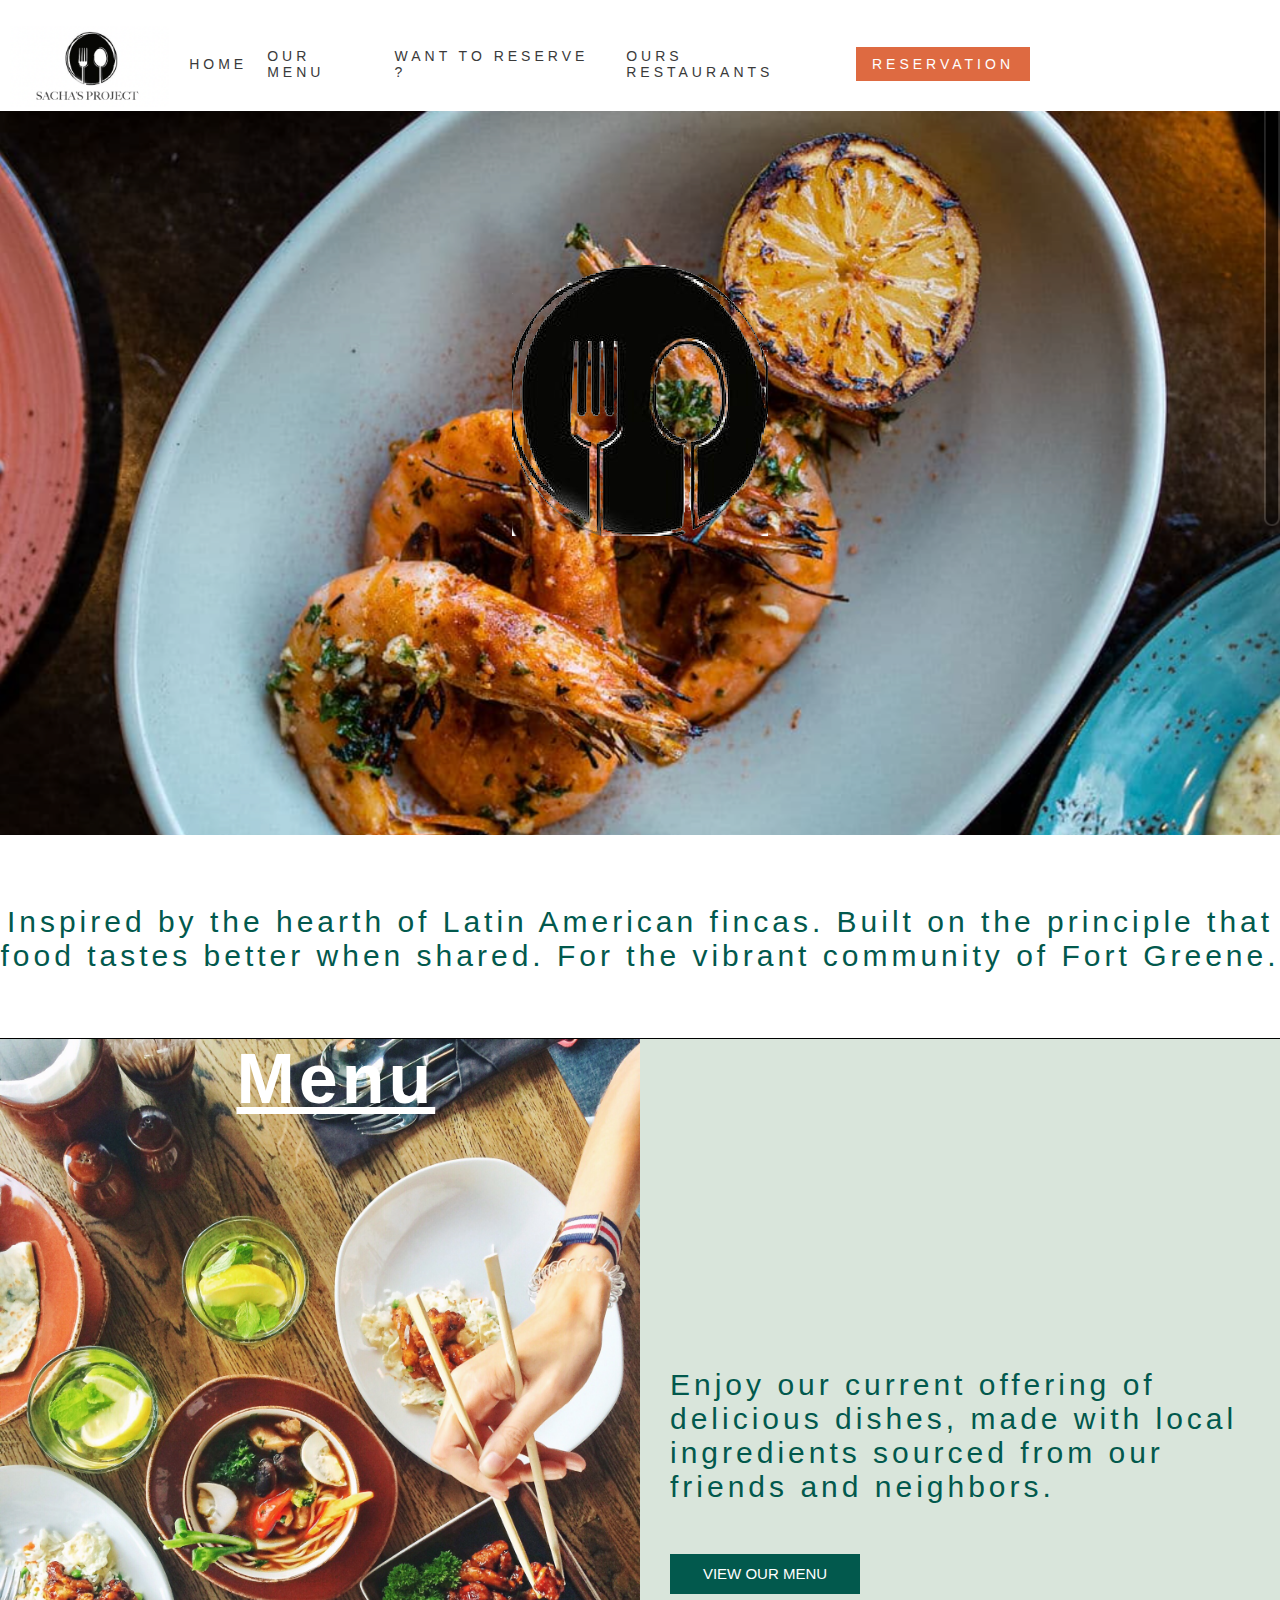
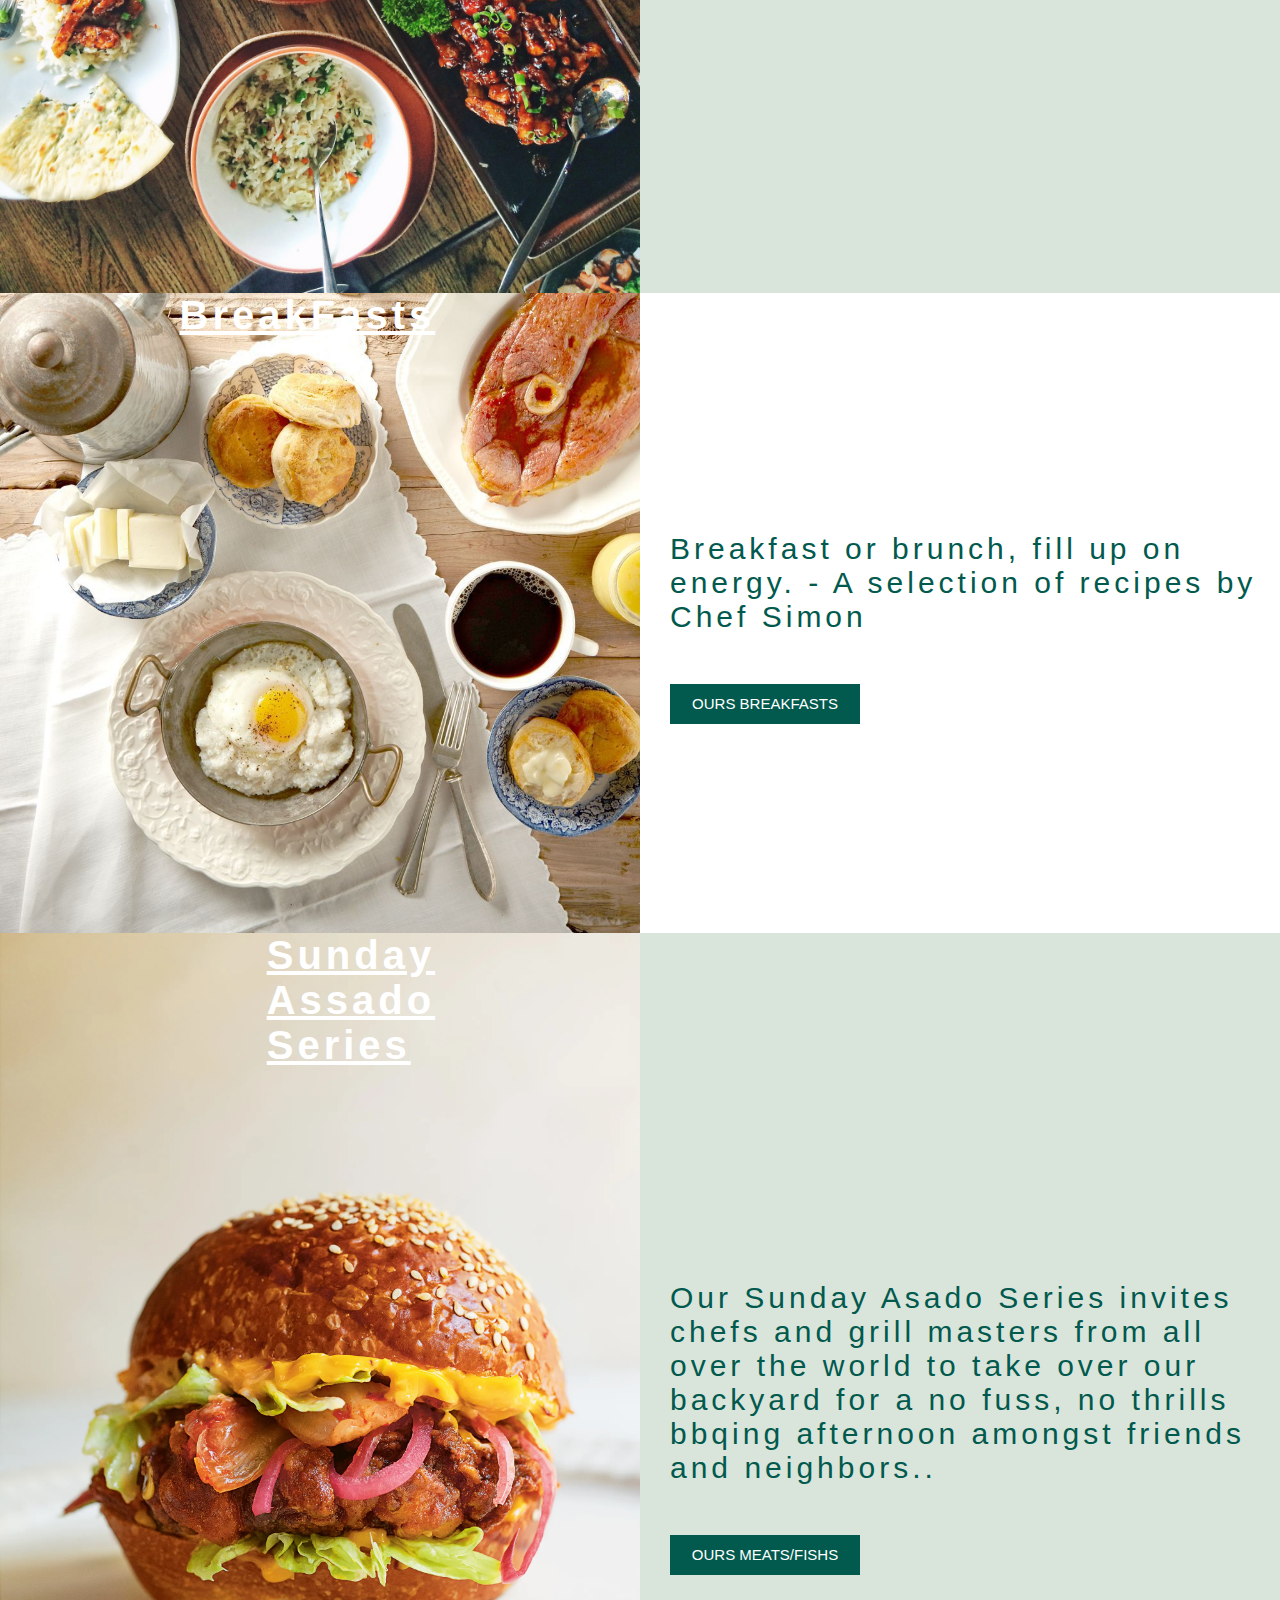
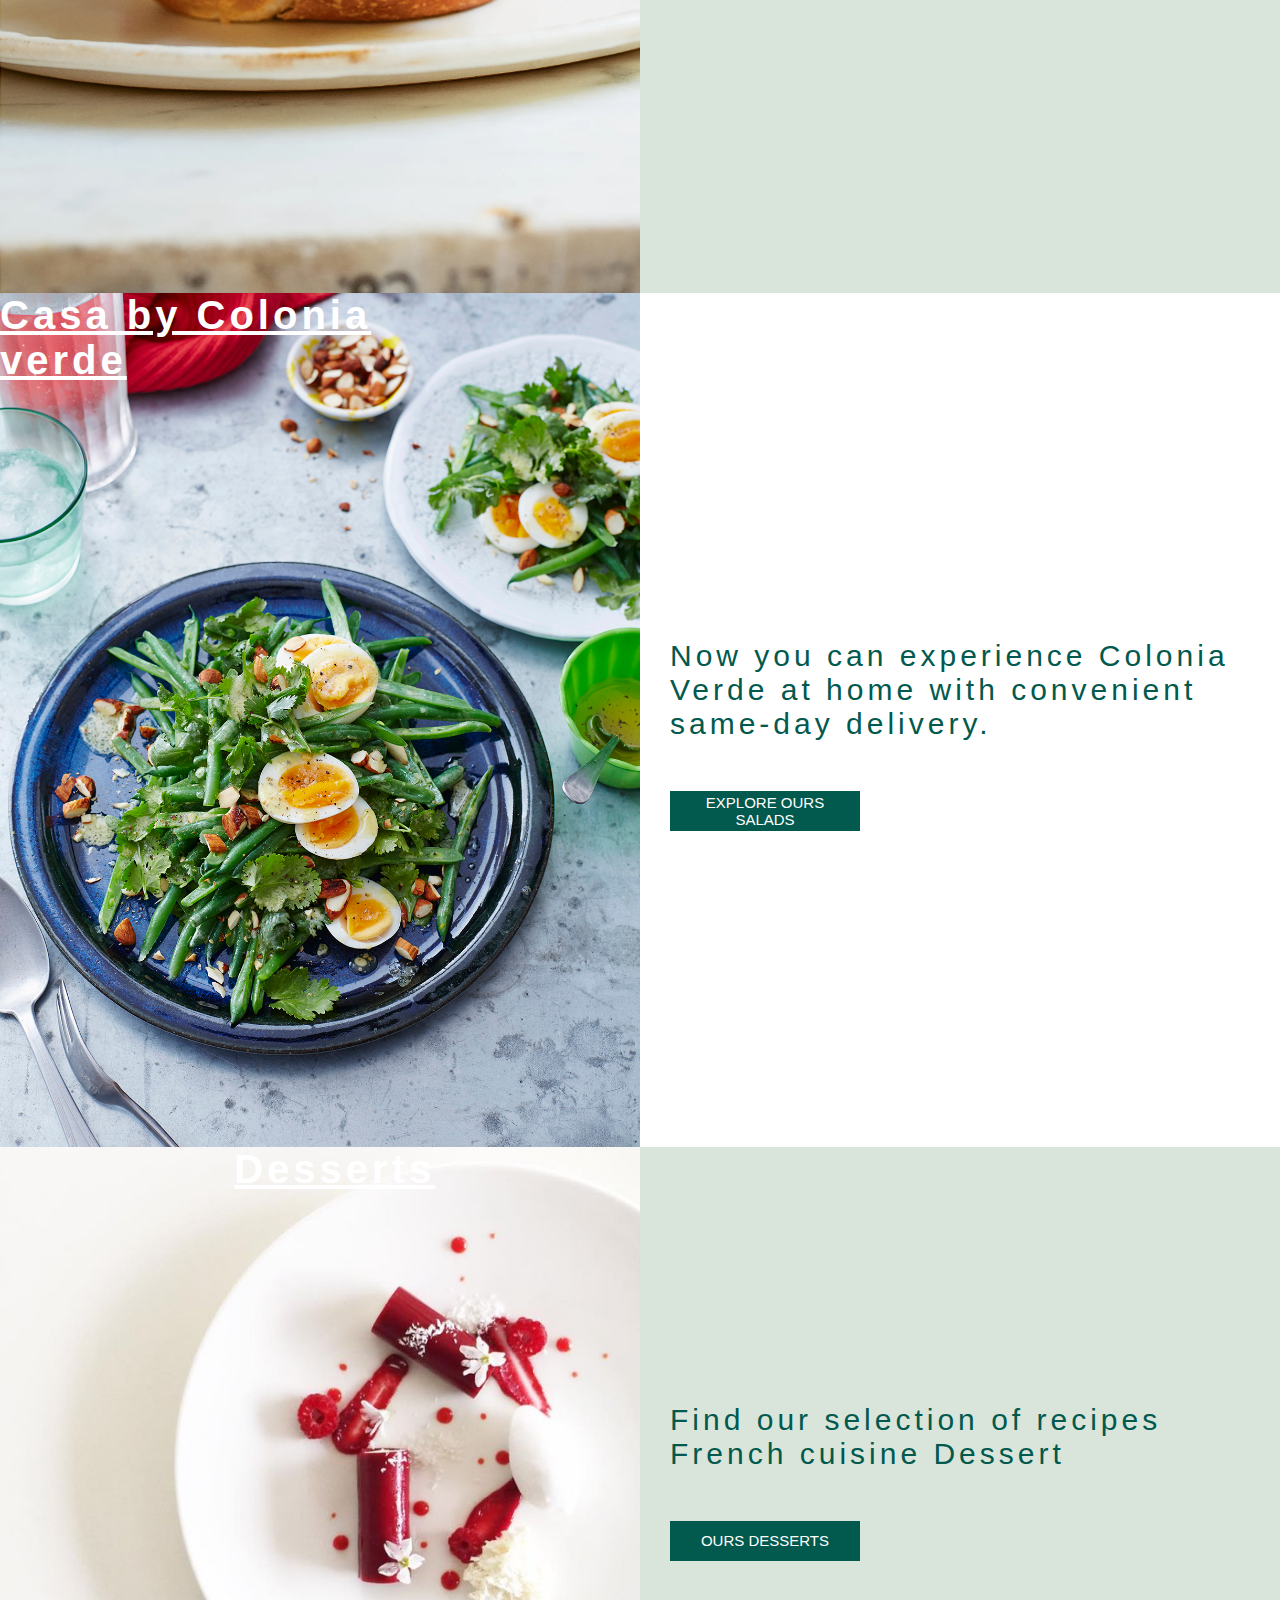
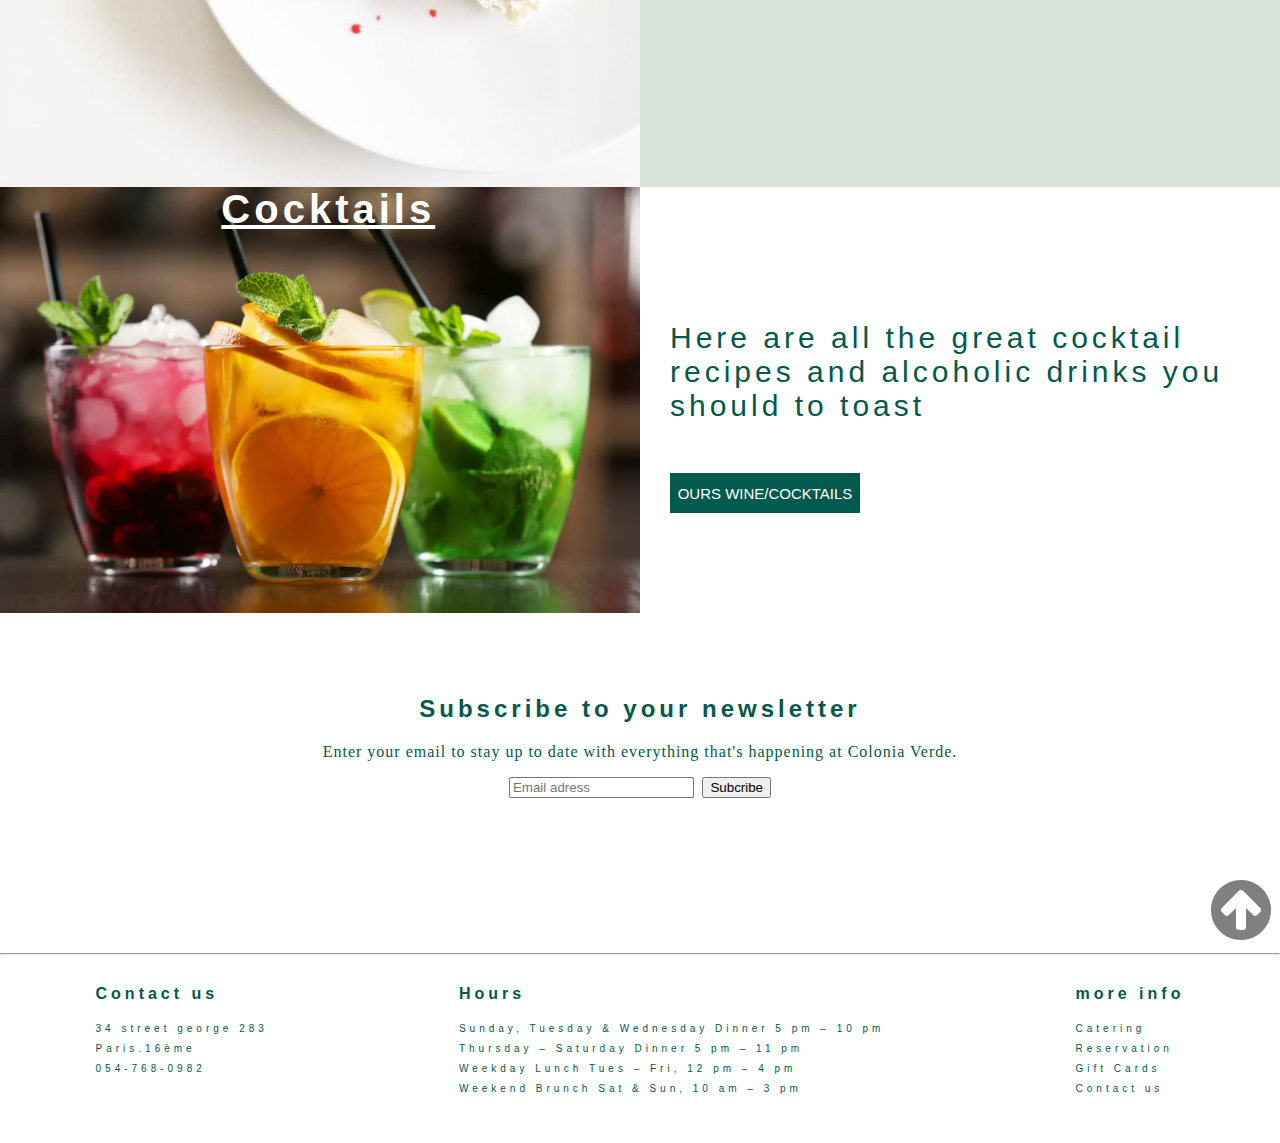
<file: projet restautrant copie/index.html>
<!DOCTYPE html>
<html lang="en">

<head>
    <meta charset="UTF-8">
    <meta http-equiv="X-UA-Compatible" content="IE=edge">
    <meta name="viewport" content="width=device-width, initial-scale=1.0">
    <title>Document</title>
    <link rel="stylesheet" href="style.css">
    <link rel="stylesheet" href="font-awesome-4.7.0/css/font-awesome.min.css">
</head>

<body>
    <p id="top"></p>
    <div class="header-block-white max-content">

        <div class="logo-left relative">
            <a href="index.html"> <img src="img/logo/logo-sacha.png"></a>
        </div>

        <div class="nav">
            <a href="index.html">
                <p id="small" class="four comm">home</p>
            </a>
            <a href="page2.html">
                <p id="small" class="one comm">Our menu </p>
            </a>
            <a href="reserve.html">
                <p id="small" class="two comm">Want to reserve ? </p>
            </a>
            <a href="snif.html">
                <p id="small" class="three comm">Ours restaurants </p>
            </a>
            <a href="tel:+9725476809833">
                <p id="small" class="button-orange comm">Reservation</p>
            </a>
        </div>

       

        <div class="icons">
            <i class="fa fa-bars" id="burger" aria-hidden="true"></i>
           <a class="whatsapp"  class="fa fa-whatsapp" aria-hidden="true"></i></a>
        </div>
    </div>

    <div class="header-pics"><img class="relative" src="img/crevette-plat.png"></div>
    <div class="on-absolute"><img src="img/logo/new.png"> </div>

    <div class="block-white">
        <p>Inspired by the hearth of Latin American fincas.
            Built on the principle that food tastes better when shared.
            For the vibrant community of Fort Greene.</p>
    </div>
    <div class="flex">
        <div class="photo-menu margin-top-minus">
            <img src="img/table-cafe-restaurant-dish-meal-food-674478-pxhere.com.jpg">
        </div>
        <div class="lien-menu"><a href="page2.html">Menu</a></div>

        <div class="block-right blue">
            <p>Enjoy our current offering of delicious dishes, made with local ingredients sourced from our friends and
                neighbors.</p>
            <a href="page2.html"> <button>view our menu</button></a>
        </div>
    </div>
    <div class="flex">
        <div class="photo-menu margin-top-minus">
            <img src="img/Petit-dejeuner-original.jpeg" width="2205">
        </div>
        <div class="lien-menu-second"><a href="#">BreakFasts</a></div>

        <div class="block-right middle ">
            <p>Breakfast or brunch, fill up on energy. - A selection of recipes by Chef Simon</p>
            <a href="page4.html"><button>Ours breakfasts</button></a>
        </div>
    </div>
    <div class="flex">
        <div class="photo-menu margin-top-minus">
            <img src="img/fried-chicken-sandwich-nigella-lawson-cook-eat-repeat.webp" width="2205">
        </div>
        <div class="lien-menu-second"><a href="#">Sunday<br> Assado <br>Series</a></div>

        <div class="block-right middle blue ">
            <p>Our Sunday Asado Series invites chefs and grill masters from all over the world to take over our backyard
                for a no fuss, no thrills bbqing afternoon amongst friends and neighbors..</p>
            <a href="page2.html#meat"><button>Ours meats/Fishs</button></a>
        </div>
    </div>

    <div class="flex">
        <div class="photo-menu three margin-top-minus">
            <img src="img/verte.jpeg" width="2205">
        </div>
        <div class="lien-menu-three"><a href="page2.html">Casa by Colonia verde</a></div>

        <div class="block-right">
            <p>Now you can experience Colonia Verde at home with convenient same-day delivery. </p>
            <a href="page2.html#salad"><button>explore ours salads</button></a>
        </div>
    </div>
    <div class="flex">
        <div class="photo-menu margin-top-minus">
            <img src="img/dessert.jpeg" width="2205">
        </div>
        <div class="lien-menu-second"><a href="#">Desserts</a></div>

        <div class="block-right middle blue ">
            <p>Find our selection of recipes French cuisine Dessert</p>
            <a href="page2.html#dessert"><button>Ours Desserts</button></a>
        </div>
    </div>
    <div class="flex">
        <div class="photo-menu">
            <img src="img/cocktail.webp" width="2205">
        </div>
        <div class="lien-menu-second"><a href="#">Cocktails</a></div>

        <div class="block-right middle">
            <p>Here are all the great cocktail recipes and alcoholic drinks you should to toast</p>
            <a href="pageDrink.html"><button>Ours WINE/Cocktails</button></a>
        </div>
    </div>
    <br>
    <div class="main-block-white">
        <h2>Subscribe to your newsletter</h2>
        <p>Enter your email to stay up to date with everything that's happening at Colonia Verde.</p>

        <input type="text" placeholder="Email adress">
        <button>Subcribe</button>
        
    </div>
    <div class="top">
    <a href="#top"><i class="fa fa-arrow-circle-up" aria-hidden="true"></i></a>
    </div>
    <hr>
  
    <div class="footer">
        <div class="contact-us">
            <h4>Contact us</h4>
            <p>34 street george 283</p>
            <p>Paris.16ème</p>
            <p>054-768-0982</p>
        </div>
        <div class="hours">
            <h4>Hours</h4>
            <p>Sunday, Tuesday & Wednesday
                Dinner 5 pm – 10 pm</p>
            <p>Thursday – Saturday
                Dinner 5 pm – 11 pm
            </p>
            <p>Weekday Lunch
                Tues – Fri, 12 pm – 4 pm
            </p>
            <p>Weekend Brunch
                Sat & Sun, 10 am – 3 pm</p>
        </div>

        <div class="more-info">
            <h4>more info</h4>
            <p>Catering</p>
            <p>Reservation</p>
            <p>Gift Cards</p>
            <p>Contact us</p>

        </div>


        <script src="script.js"></script>
</body>

</html>
</file>
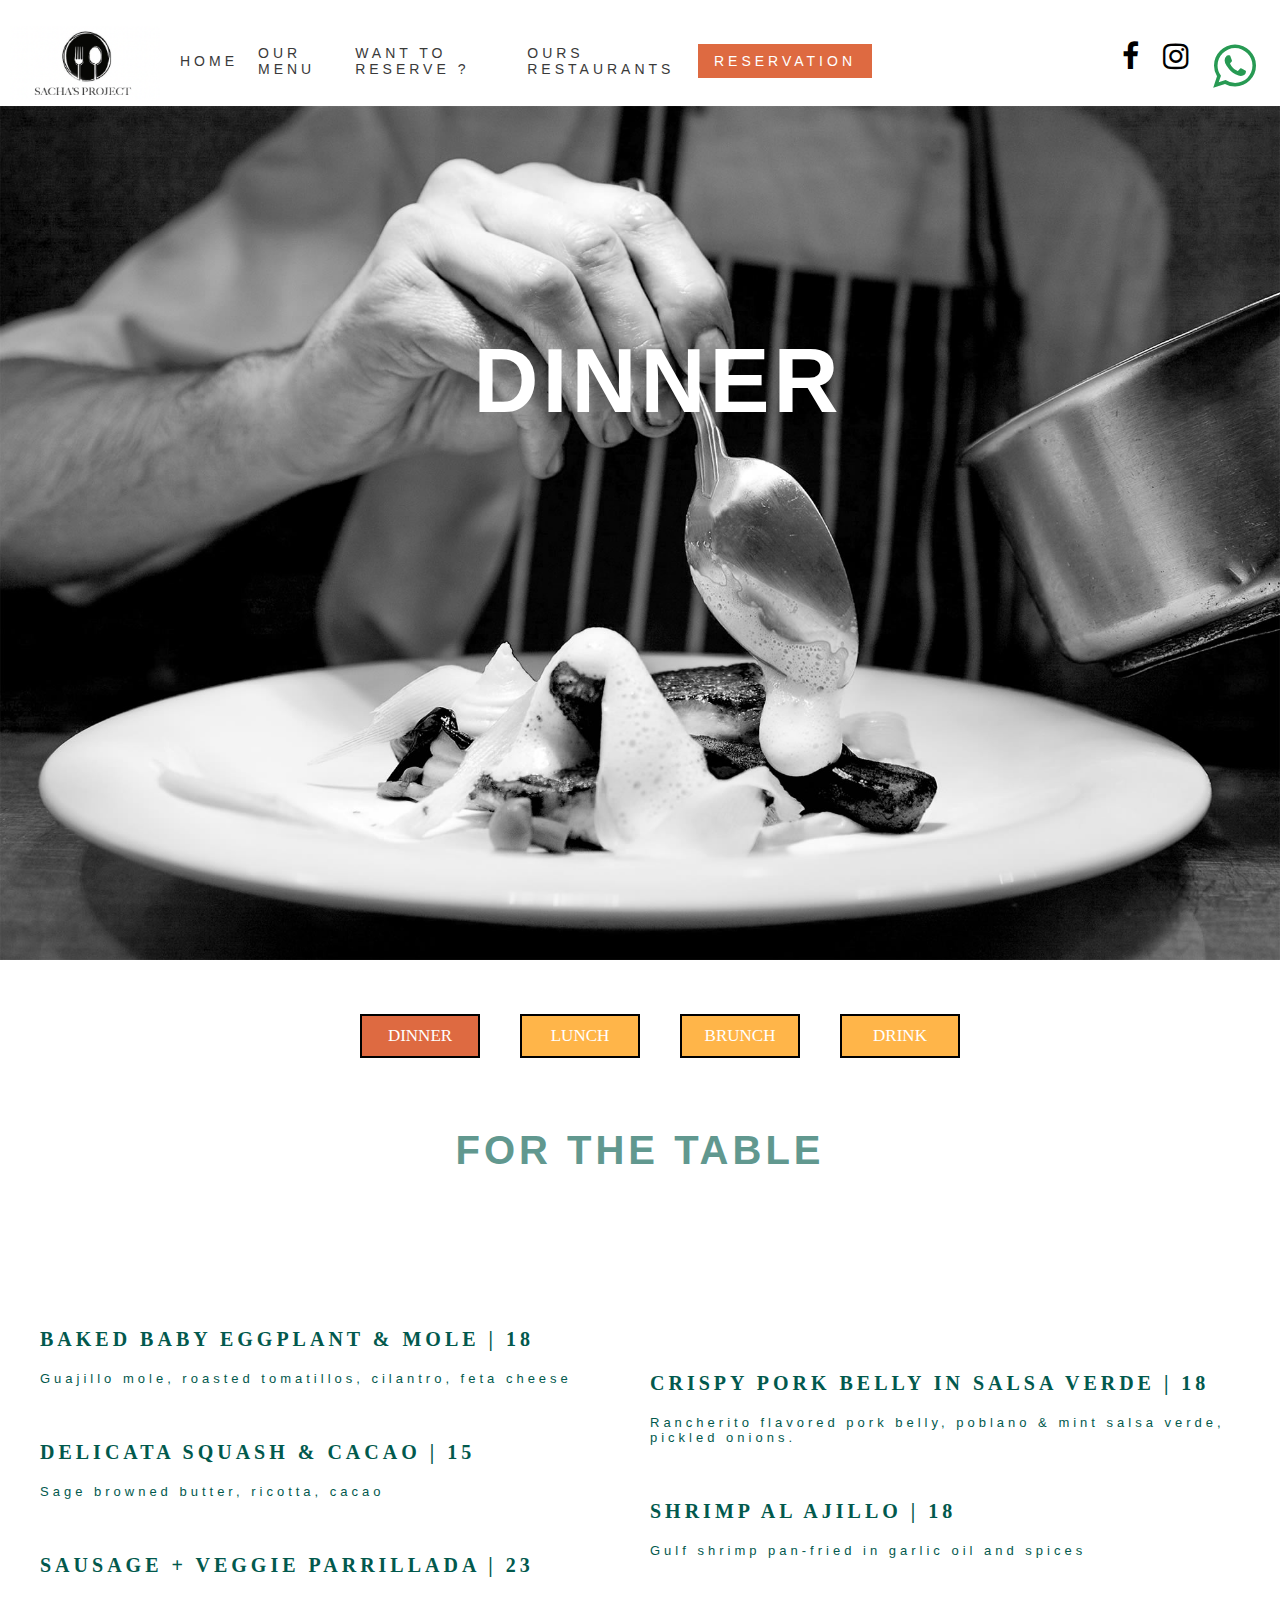
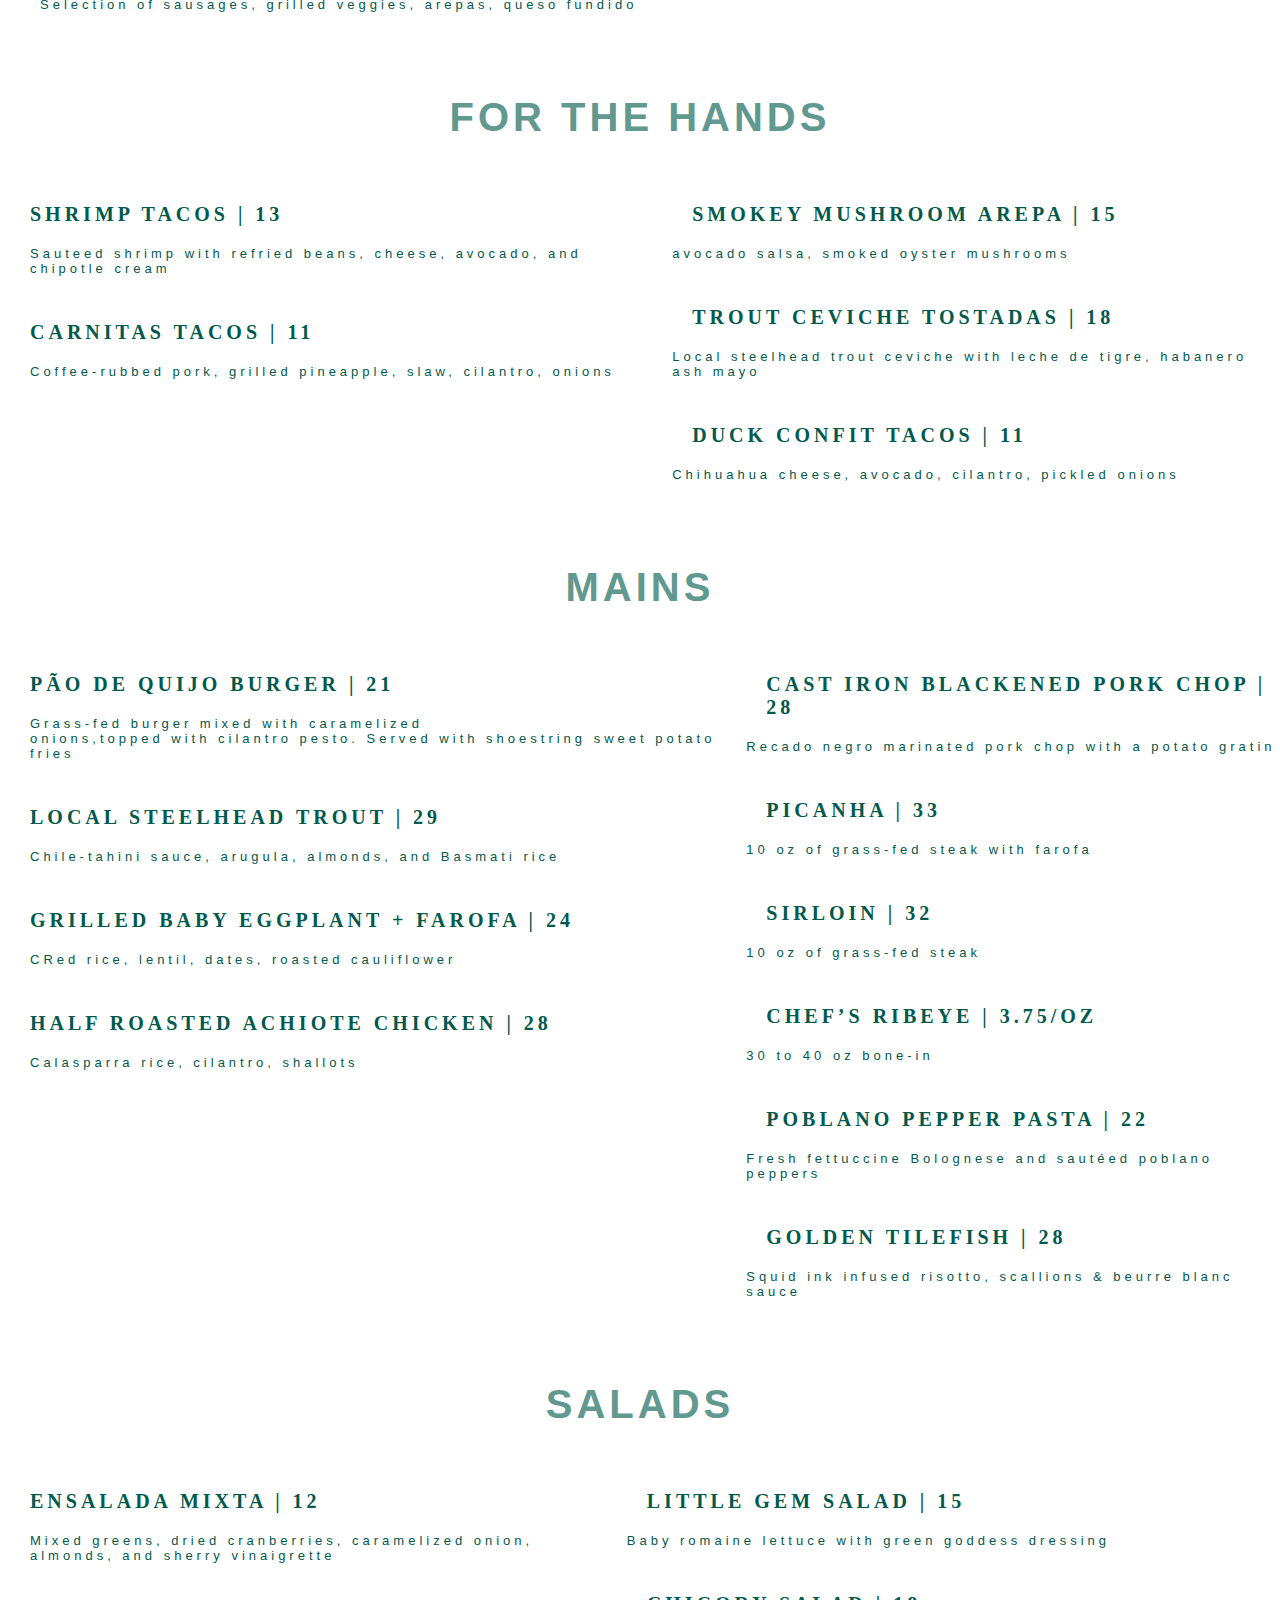
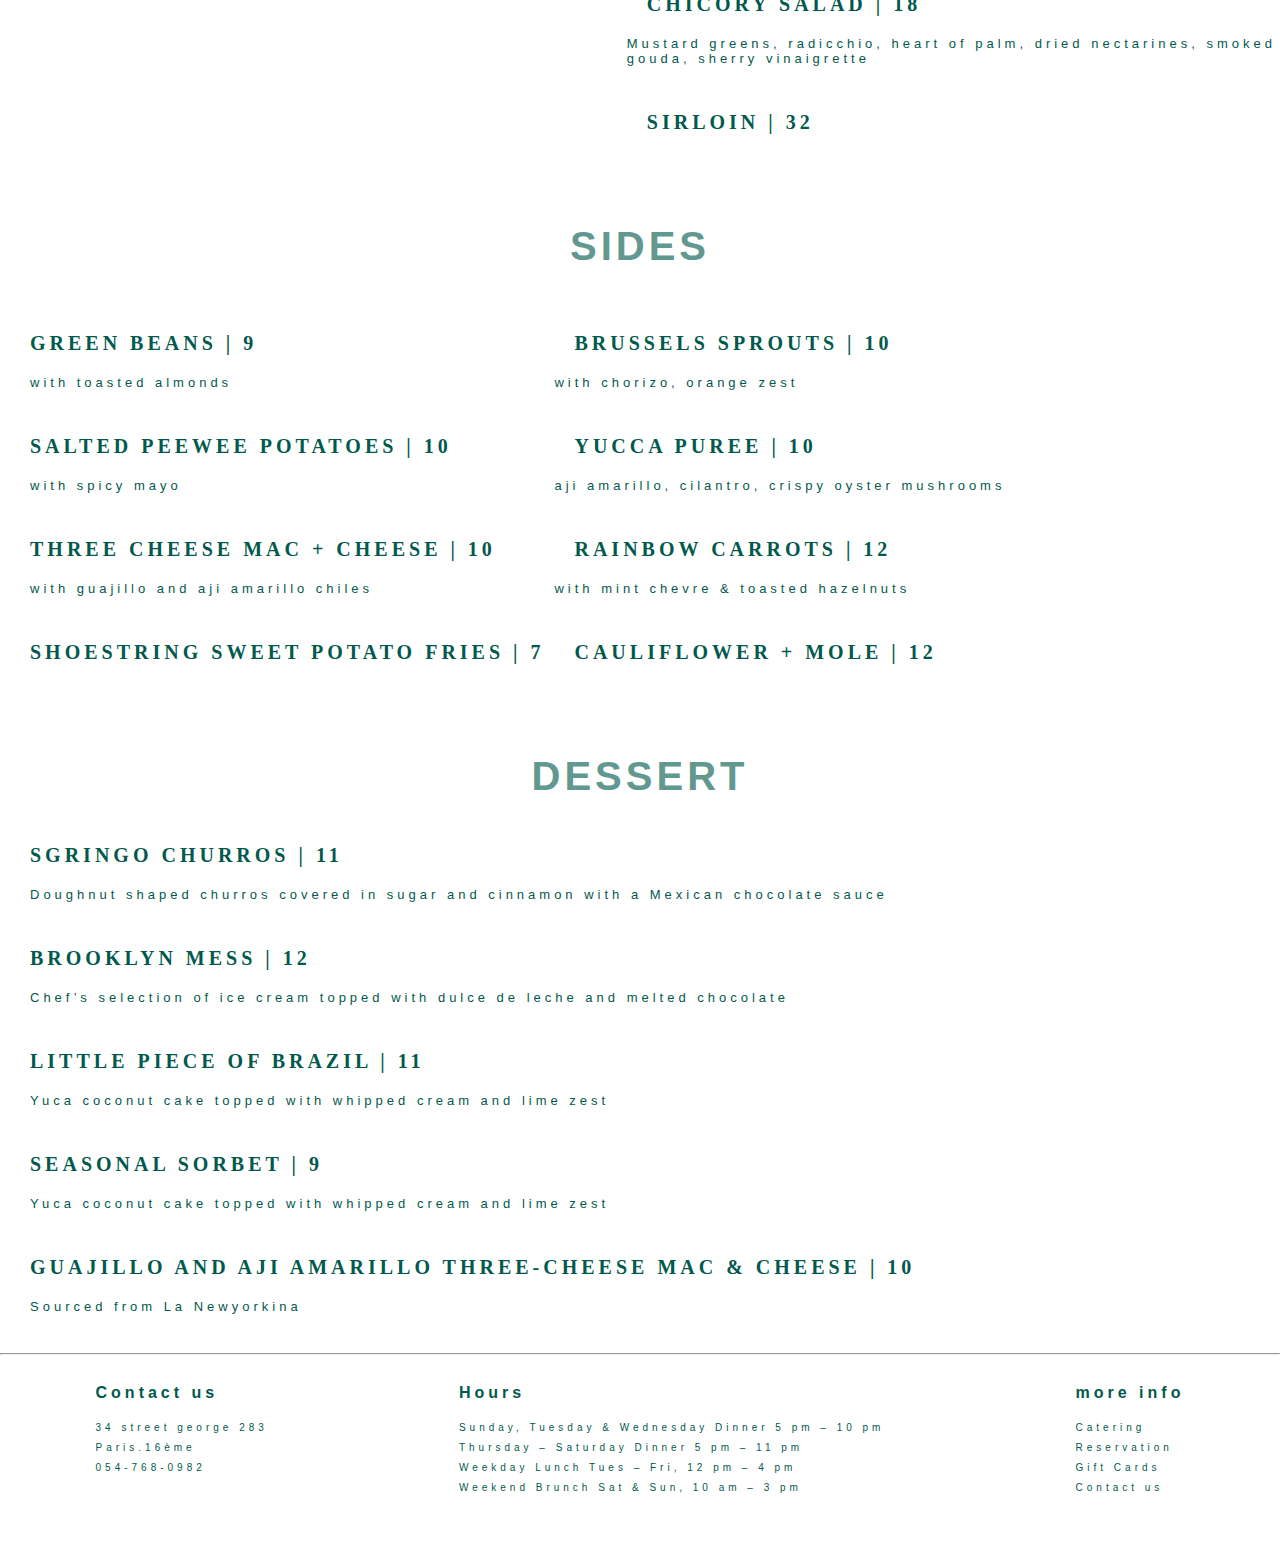
<file: projet restautrant copie/page2.html>
<!DOCTYPE html>
<html lang="en">

<head>
    <meta charset="UTF-8">
    <meta http-equiv="X-UA-Compatible" content="IE=edge">
    <meta name="viewport" content="width=device-width, initial-scale=1.0">
    <title>Document</title>
    <link rel="stylesheet" href="style.css">
    <link rel="stylesheet" href="font-awesome-4.7.0/css/font-awesome.min.css">
</head>

<body>

    <p id="top"></p>
    <div class="header-block-white max-content">

        <div class="logo-left relative">
            <a href="index.html"> <img src="img/logo/logo-sacha.png"></a>
        </div>

        <div class="nav">
            <a href="index.html">
                <p id="small" class="four comm">home</p>
            </a>
            <a href="page2.html">
                <p id="small" class="one comm">Our menu </p>
            </a>
            <a href="reserve.html">
                <p id="small" class="two comm">Want to reserve ? </p>
            </a>
            <a href="snif.html">
                <p id="small" class="three comm">Ours restaurants </p>
            </a>
            <a href="tel:+9725476809833">
                <p id="small" class="button-orange comm">Reservation</p>
            </a>
        </div>

        <i class="fa fa-bars" id="burger" aria-hidden="true"></i>

        <div class="icons">
            <a href="#"><i class="fa fa-facebook" aria-hidden="true"></i></a>
            <a href="#"><i class="fa fa-instagram" aria-hidden="true"></i></a>
            <a class="whatsapp" href="https://api.whatsapp.com/send?phone=0547680984&text=Hi, I want to reserve !!"> <i id="whatsapp" class="fa fa-whatsapp" aria-hidden="true"></i></a>

        </div>
    </div>

    <div class="main">
        <div class="header-pics"><img class="relative" src="img/plat-gastronomique-restaurant-pays-basque-grand-hotel-thalasso-spa-saint-jean-de-luz.jpeg"></div>
        <div class="title-on-absolute"><h1>DINNER</h1></div>
        <div class="four-button-choose">
            <a href="page2.html"><button class="open">Dinner</button></a>
            <a href="page3-menu.html"><button class="close">lunch</button></a>
            <a href="page4.html"><button class="close">brunch</button></a>
            <a href="pageDrink.html"><button class="close">drink</button></a>
        </div>
        <div class="title">For the table</div>
        <div class="two-column">
            <div class="first-column">
                <h3>BAKED BABY EGGPLANT & MOLE | 18</h3>
                <p>Guajillo mole, roasted tomatillos, cilantro, feta cheese</p>

                <h3>DELICATA SQUASH & CACAO | 15</h3>
                <p>Sage browned butter, ricotta, cacao</p>

                <h3>SAUSAGE + VEGGIE PARRILLADA | 23</h3>
                <p>Selection of sausages, grilled veggies, arepas, queso fundido</p>

            </div>
            <div class="second-column">
                <h3>CRISPY PORK BELLY IN SALSA VERDE | 18</h3>
                <p>Rancherito flavored pork belly, poblano & mint salsa verde, pickled onions.</p>

                <h3>SHRIMP AL AJILLO | 18</h3>
                <p>Gulf shrimp pan-fried in garlic oil and spices</p>

            </div>
        </div>
        <div class="title">for the hands</div>
        <br>
        <div class="flex-one">
        <div class="sides-info">
            <h3>SHRIMP TACOS | 13</h3>
            <p>Sauteed shrimp with refried beans, cheese, avocado, and chipotle cream</p>
            <h3>CARNITAS TACOS | 11</h3>
            <p>Coffee-rubbed pork, grilled pineapple, slaw, cilantro, onions</p>
        </div>
        <div class="sides-info-second">
            <h3>SMOKEY MUSHROOM AREPA | 15</h3>
            <p>avocado salsa, smoked oyster mushrooms</p>
            <h3>TROUT CEVICHE TOSTADAS | 18</h3>
            <p>Local steelhead trout ceviche with leche de tigre, habanero ash mayo</p>
            <h3>DUCK CONFIT TACOS | 11</h3>
            <p>Chihuahua cheese, avocado, cilantro, pickled onions</p>
        </div>
    </div>
    <div id="meat" class="title">Mains</div>
    <br>
        <div class="flex-one">
        <div class="sides-info">
            <h3>PÃO DE QUIJO BURGER | 21</h3>
            <p>Grass-fed burger mixed with caramelized<br>  onions,topped with cilantro pesto. Served with shoestring sweet potato fries</p>
            <h3>LOCAL STEELHEAD TROUT | 29</h3>
            <p>Chile-tahini sauce, arugula, almonds, and Basmati rice</p>
            <h3>GRILLED BABY EGGPLANT + FAROFA | 24</h3>
            <p>CRed rice, lentil, dates, roasted cauliflower</p>
            <h3>HALF ROASTED ACHIOTE CHICKEN | 28</h3>
            <p>Calasparra rice, cilantro, shallots</p>
        </div>
        <div class="sides-info-second">
            <h3>CAST IRON BLACKENED PORK CHOP | 28</h3>
            <p>Recado negro marinated pork chop with a potato gratin</p>
            <h3>PICANHA | 33</h3>
            <p>10 oz of grass-fed steak with farofa</p>
            <h3>SIRLOIN | 32</h3>
            <p>10 oz of grass-fed steak</p>
            <h3>CHEF’S RIBEYE | 3.75/OZ</h3>
            <p>30 to 40 oz bone-in</p>
            <h3>POBLANO PEPPER PASTA | 22</h3>
            <p>Fresh fettuccine Bolognese and sautéed poblano peppers</p>
            <h3>GOLDEN TILEFISH | 28</h3>
            <p>Squid ink infused risotto, scallions & beurre blanc sauce</p>
        </div>
    </div>

    <div id="salad" class="title">Salads</div>
    <br>
        <div class="flex-one">
        <div class="sides-info">
            <h3>ENSALADA MIXTA | 12</h3>
            <p>Mixed greens, dried cranberries, caramelized onion, almonds, and sherry vinaigrette</p>
        </div>
        <div class="sides-info-second">
            <h3>LITTLE GEM SALAD | 15</h3>
            <p>Baby romaine lettuce with green goddess dressing</p>
            <h3>CHICORY SALAD | 18</h3>
            <p>Mustard greens, radicchio, heart of palm, dried nectarines, smoked gouda, sherry vinaigrette</p>
            <h3>SIRLOIN | 32</h3>
        </div>
    </div>

    <div class="title">Sides</div>
    <br>
        <div class="flex-one">
        <div class="sides-info">
            <h3>GREEN BEANS | 9</h3>
            <p>with toasted almonds</p>
            <h3>SALTED PEEWEE POTATOES | 10</h3>
            <p>with spicy mayo</p>
            <h3>THREE CHEESE MAC + CHEESE | 10</h3>
            <p>with guajillo and aji amarillo chiles</p>
            <h3>SHOESTRING SWEET POTATO FRIES | 7</h3>
            
        </div>
        <div class="sides-info-second">
            <h3>BRUSSELS SPROUTS | 10</h3>
            <p>with chorizo, orange zest</p>
            <h3>YUCCA PUREE | 10</h3>
            <p>aji amarillo, cilantro, crispy oyster mushrooms</p>
            <h3>RAINBOW CARROTS | 12</h3>
            <p>with mint chevre & toasted hazelnuts</p>
            <h3>CAULIFLOWER + MOLE | 12</h3>
        </div>
    </div>

        <div id="dessert" class="title">Dessert</div>
        <div class="sides-info">
            <h3>SGRINGO CHURROS | 11</h3>
            <p>Doughnut shaped churros covered in sugar and cinnamon with a Mexican chocolate sauce</p>
            <h3>BROOKLYN MESS | 12</h3>
            <p>Chef’s selection of ice cream topped with dulce de leche and melted chocolate </p>
            <h3>LITTLE PIECE OF BRAZIL | 11</h3>
            <p>Yuca coconut cake topped with whipped cream and lime zest</p>
            <h3>SEASONAL SORBET | 9</h3>
            <p>Yuca coconut cake topped with whipped cream and lime zest</p>
            <h3>GUAJILLO AND AJI AMARILLO THREE-CHEESE MAC & CHEESE | 10</h3>
            <p>Sourced from La Newyorkina</p>
            <br>
        </div>
    </div>
    <hr>
    <div class="footer">
        <div class="contact-us">
            <h4>Contact us</h4>
            <p>34 street george 283</p>
            <p>Paris.16ème</p>
            <p>054-768-0982</p>
            
        </div>

            <div class="hours">
                <h4>Hours</h4>
                <p>Sunday, Tuesday & Wednesday
                    Dinner 5 pm – 10 pm</p>
                <p>Thursday – Saturday
                    Dinner 5 pm – 11 pm
                </p>
                <p>Weekday Lunch
                    Tues – Fri, 12 pm – 4 pm
                </p>
                <p>Weekend Brunch
                    Sat & Sun, 10 am – 3 pm</p>
            </div>

            <div class="more-info">
                <h4>more info</h4>
                <p>Catering</p>
                <p>Reservation</p>
                <p>Gift Cards</p>
                <p>Contact us</p>

            </div>
        </div>
    </div>
    <script src="script.js"></script>
</body>
</html>
</file>
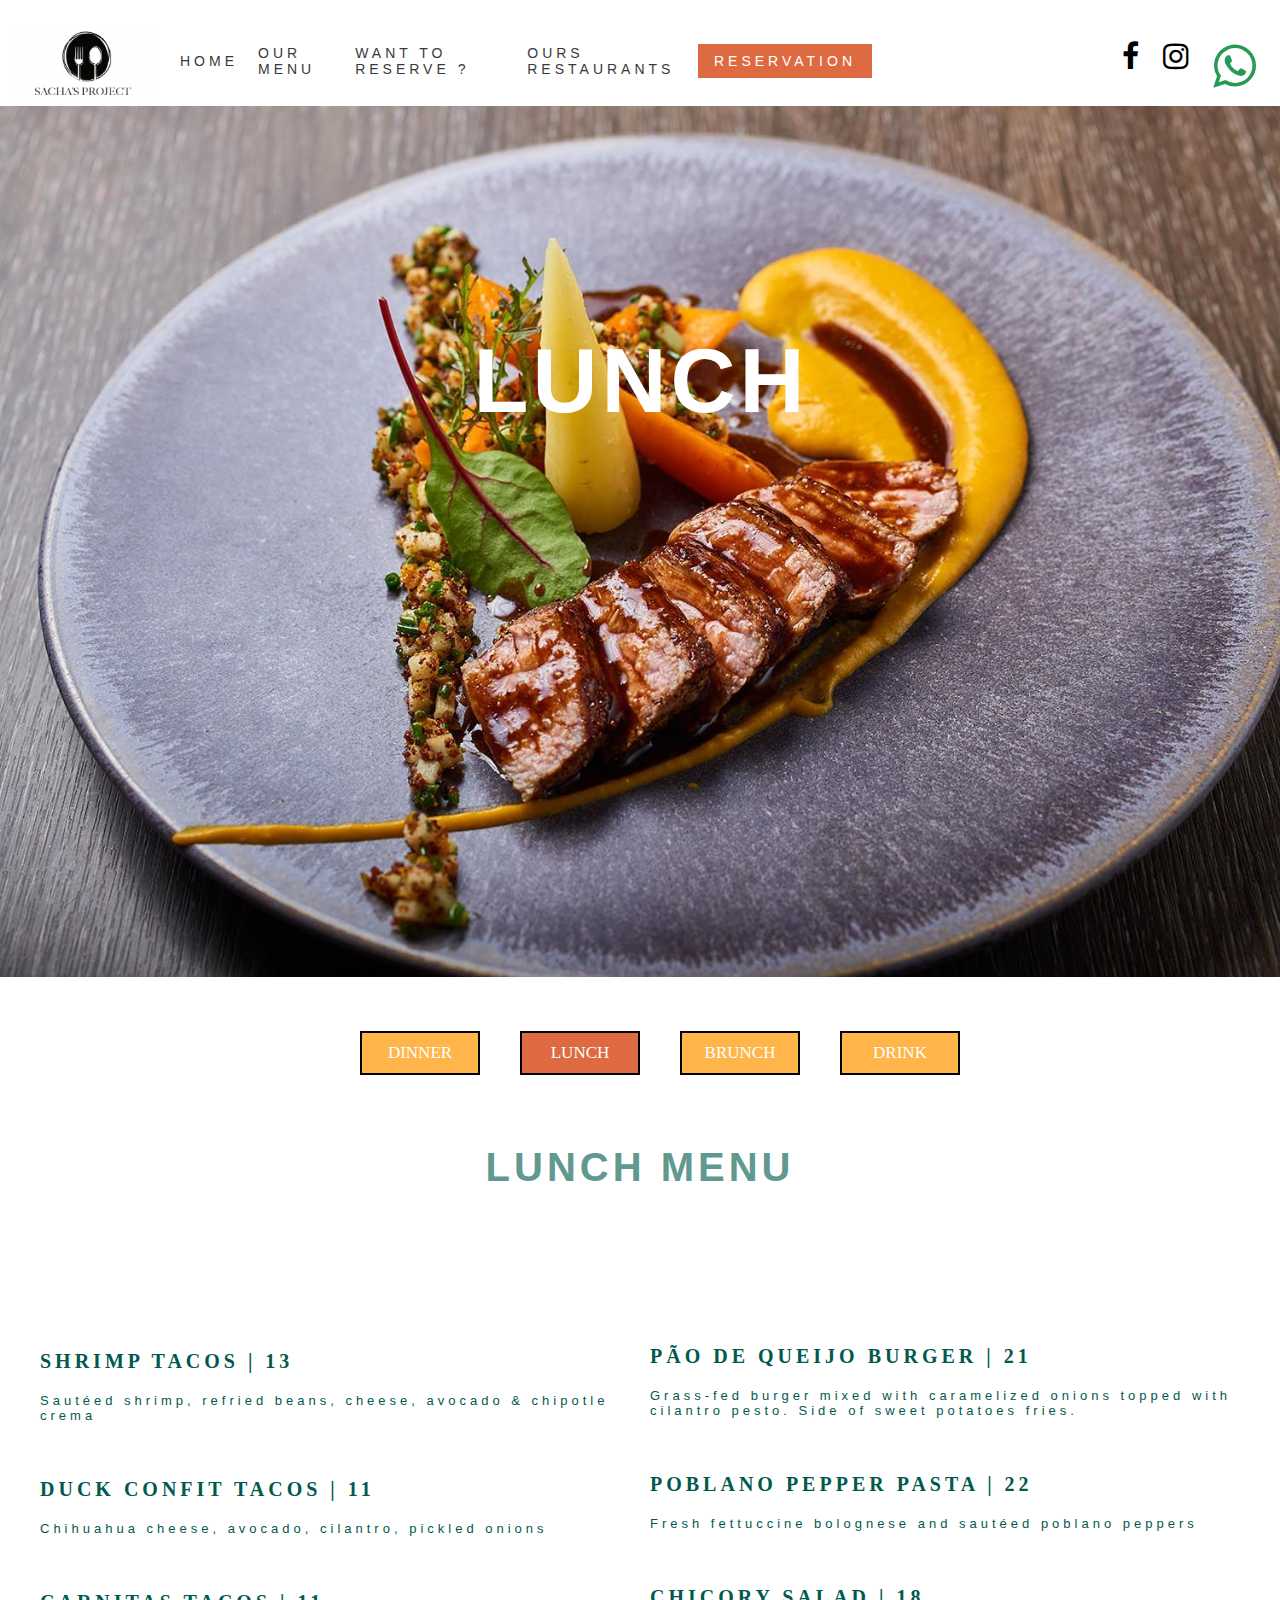
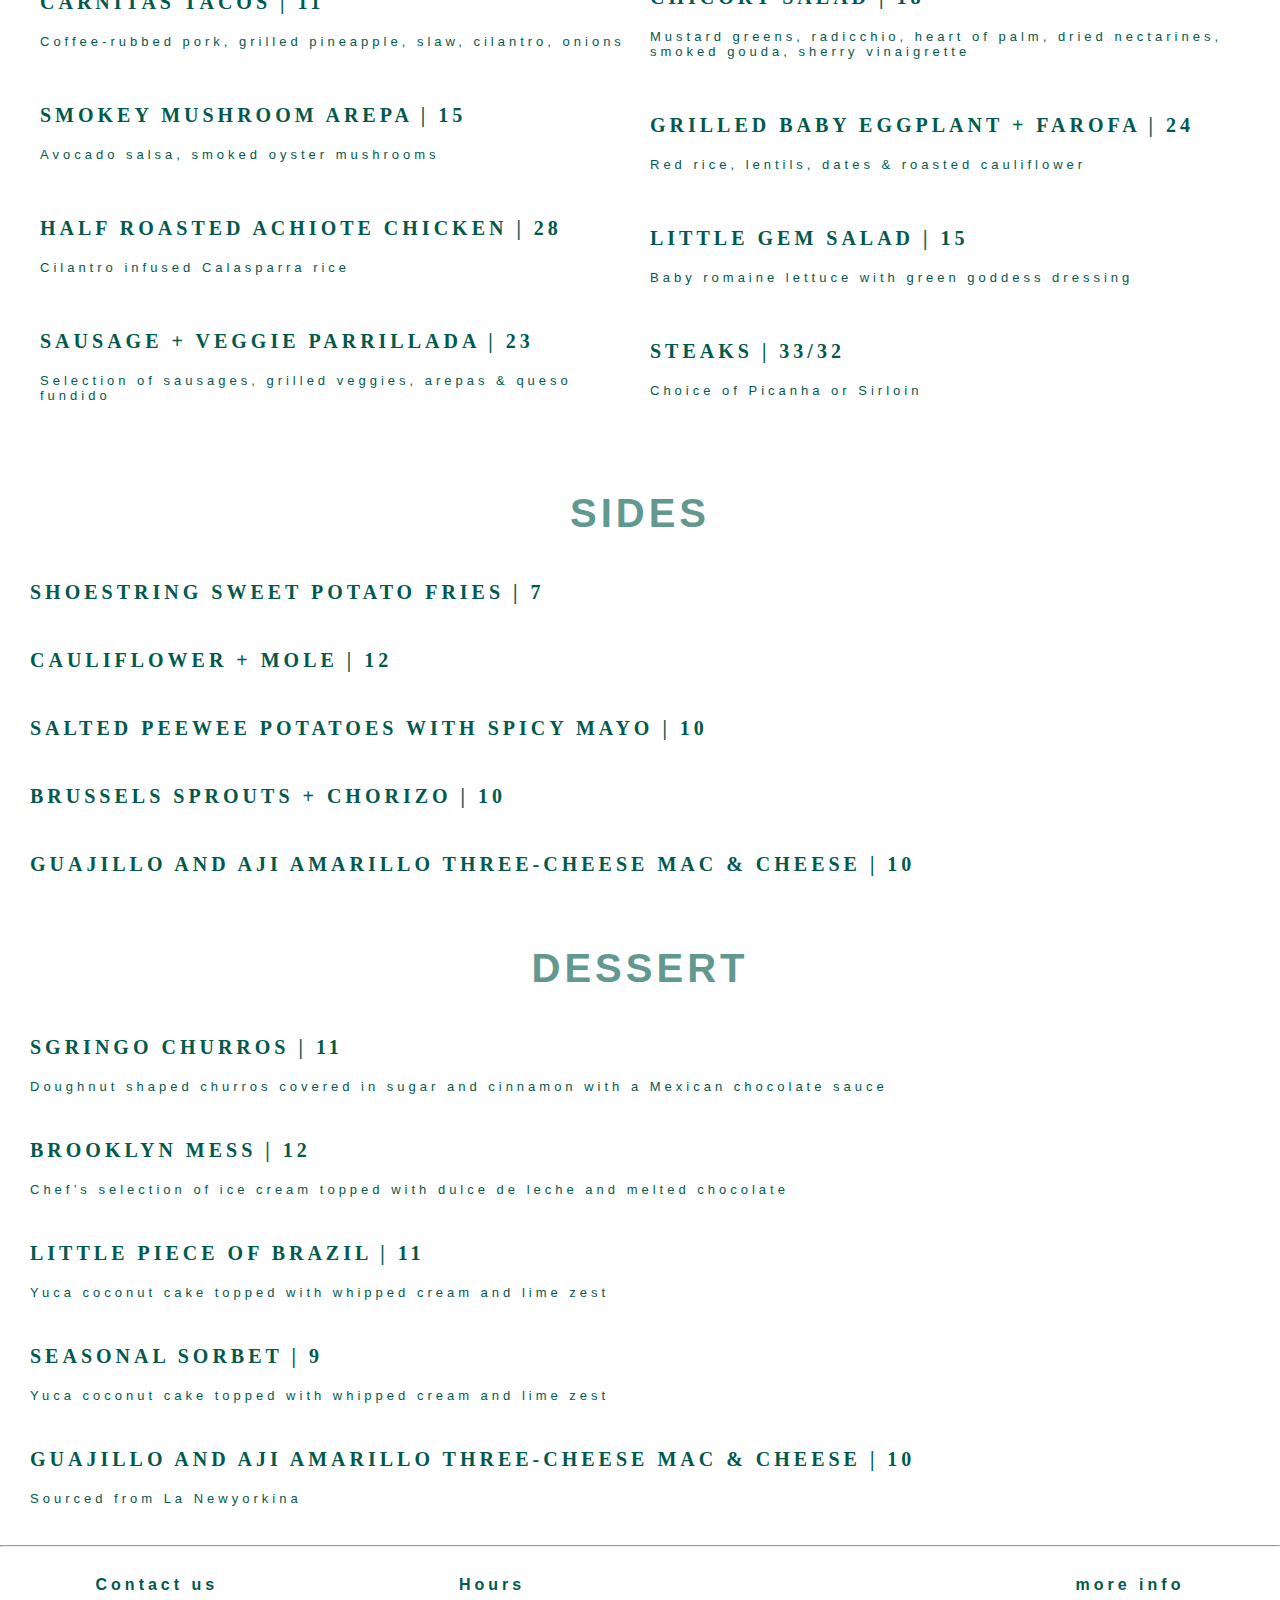
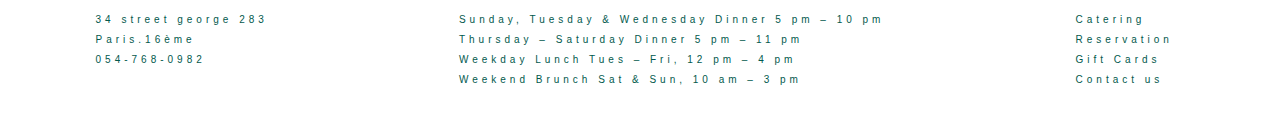
<file: projet restautrant copie/page3-menu.html>
<!DOCTYPE html>
<html lang="en">

<head>
    <meta charset="UTF-8">
    <meta http-equiv="X-UA-Compatible" content="IE=edge">
    <meta name="viewport" content="width=device-width, initial-scale=1.0">
    <title>Document</title>
    <link rel="stylesheet" href="style.css">
    <link rel="stylesheet" href="font-awesome-4.7.0/css/font-awesome.min.css">
</head>

<body>

    <p id="top"></p>
    <div class="header-block-white max-content">

        <div class="logo-left relative">
            <a href="index.html"> <img src="img/logo/logo-sacha.png"></a>
        </div>

        <div class="nav">
            <a href="index.html">
                <p id="small" class="four comm">home</p>
            </a>
            <a href="page2.html">
                <p id="small" class="one comm">Our menu </p>
            </a>
            <a href="reserve.html">
                <p id="small" class="two comm">Want to reserve ? </p>
            </a>
            <a href="snif.html">
                <p id="small" class="three comm">Ours restaurants </p>
            </a>
            <a href="tel:+9725476809833">
                <p id="small" class="button-orange comm">Reservation</p>
            </a>
        </div>

        <i class="fa fa-bars" id="burger" aria-hidden="true"></i>

        <div class="icons">
            <a href="#"><i class="fa fa-facebook" aria-hidden="true"></i></a>
            <a href="#"><i class="fa fa-instagram" aria-hidden="true"></i></a>
            <a class="whatsapp" href="https://api.whatsapp.com/send?phone=0547680984&text=Hi, I want to reserve !!"> <i id="whatsapp" class="fa fa-whatsapp" aria-hidden="true"></i></a>

        </div>
    </div>

    </div>
    <div class="main">
        <div class="header-pics"><img class="relative"
                src="img/deuxiemepp.jpeg">
        </div>
        <div class="title-on-absolute"><h1>LUNCH</h1></div>
        <div class="four-button-choose">
            <a href="page2.html"><button class="close">Dinner</button></a>
           <a href="page3-menu.html"><button class="open">lunch</button></a>
            <a href="page4.html"><button class="close">brunch</button></a>
            <a href="pageDrink.html"><button class="close">drink</button></a>
        </div>
        <div class="title">lunch menu</div>
        <div class="two-column">
            <div class="first-column">
                <h3>SHRIMP TACOS | 13</h3>
                <p>Sautéed shrimp, refried beans, cheese, avocado & chipotle crema</p>

                <h3>DUCK CONFIT TACOS | 11</h3>
                <p>Chihuahua cheese, avocado, cilantro, pickled onions </p>

                <h3>CARNITAS TACOS | 11</h3>
                <p>Coffee-rubbed pork, grilled pineapple, slaw, cilantro, onions </p>

                <h3>SMOKEY MUSHROOM AREPA | 15 </h3>
                <p>Avocado salsa, smoked oyster mushrooms</p>

                <h3>HALF ROASTED ACHIOTE CHICKEN | 28</h3>
                <p>Cilantro infused Calasparra rice</p>

                <h3>SAUSAGE + VEGGIE PARRILLADA | 23</h3>
                <p>Selection of sausages, grilled veggies, arepas & queso fundido</p>
            </div>
            <div class="second-column">
                <h3>PÃO DE QUEIJO BURGER | 21</h3>
                <p>Grass-fed burger mixed with caramelized onions topped with cilantro pesto. Side of sweet potatoes
                    fries.</p>

                <h3>POBLANO PEPPER PASTA | 22</h3>
                <p>Fresh fettuccine bolognese and sautéed poblano peppers</p>

                <h3>CHICORY SALAD | 18</h3>
                <p>Mustard greens, radicchio, heart of palm, dried nectarines, smoked gouda, sherry vinaigrette</p>

                <h3>GRILLED BABY EGGPLANT + FAROFA | 24</h3>
                <p>Red rice, lentils, dates & roasted cauliflower</p>

                <h3>LITTLE GEM SALAD | 15</h3>
                <p>Baby romaine lettuce with green goddess dressing</p>

                <h3>STEAKS | 33/32</h3>
                <p>Choice of Picanha or Sirloin</p>
            </div>
        </div>
        <div class="title">Sides</div>
        <div class="sides-info">
            <h3>SHOESTRING SWEET POTATO FRIES | 7</h3>
            <h3>CAULIFLOWER + MOLE | 12</h3>
            <h3>SALTED PEEWEE POTATOES WITH SPICY MAYO | 10</h3>
            <h3>BRUSSELS SPROUTS + CHORIZO | 10</h3>
            <h3>GUAJILLO AND AJI AMARILLO THREE-CHEESE MAC & CHEESE | 10</h3>
        </div>
        <div class="title">Dessert</div>
        <div class="sides-info">
            <h3>SGRINGO CHURROS | 11</h3>
            <p>Doughnut shaped churros covered in sugar and cinnamon with a Mexican chocolate sauce</p>
            <h3>BROOKLYN MESS | 12</h3>
            <p>Chef’s selection of ice cream topped with dulce de leche and melted chocolate </p>
            <h3>LITTLE PIECE OF BRAZIL | 11</h3>
            <p>Yuca coconut cake topped with whipped cream and lime zest</p>
            <h3>SEASONAL SORBET | 9</h3>
            <p>Yuca coconut cake topped with whipped cream and lime zest</p>
            <h3>GUAJILLO AND AJI AMARILLO THREE-CHEESE MAC & CHEESE | 10</h3>
            <p>Sourced from La Newyorkina</p>
            <br>
        </div>
    </div>
    <hr>
    <div class="footer">
        <div class="contact-us">
            <h4>Contact us</h4>
            <p>34 street george 283</p>
            <p>Paris.16ème</p>
            <p>054-768-0982</p>
            
        </div>

            <div class="hours">
                <h4>Hours</h4>
                <p>Sunday, Tuesday & Wednesday
                    Dinner 5 pm – 10 pm</p>
                <p>Thursday – Saturday
                    Dinner 5 pm – 11 pm
                </p>
                <p>Weekday Lunch
                    Tues – Fri, 12 pm – 4 pm
                </p>
                <p>Weekend Brunch
                    Sat & Sun, 10 am – 3 pm</p>
            </div>

            <div class="more-info">
                <h4>more info</h4>
                <p>Catering</p>
                <p>Reservation</p>
                <p>Gift Cards</p>
                <p>Contact us</p>

            </div>
        </div>
    </div>
    <script src="script.js"></script>
</body>
</html>
</file>
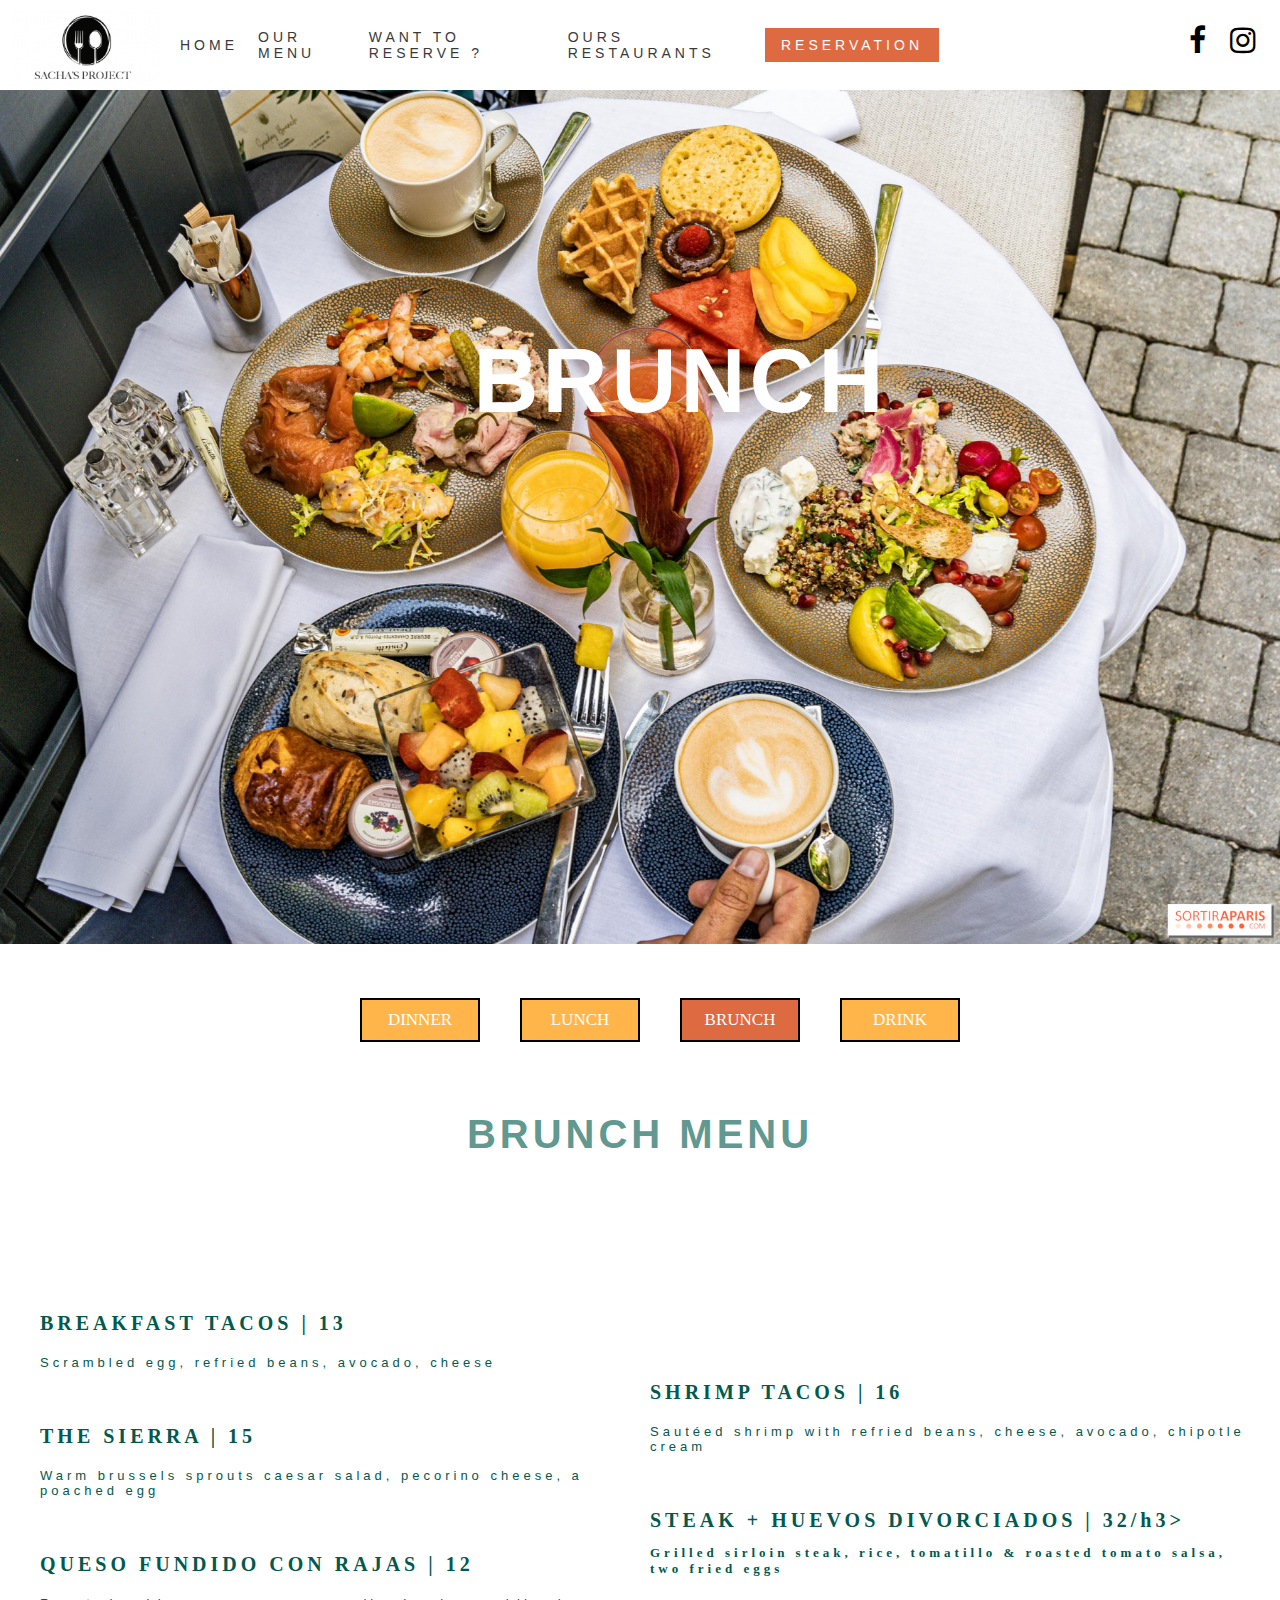
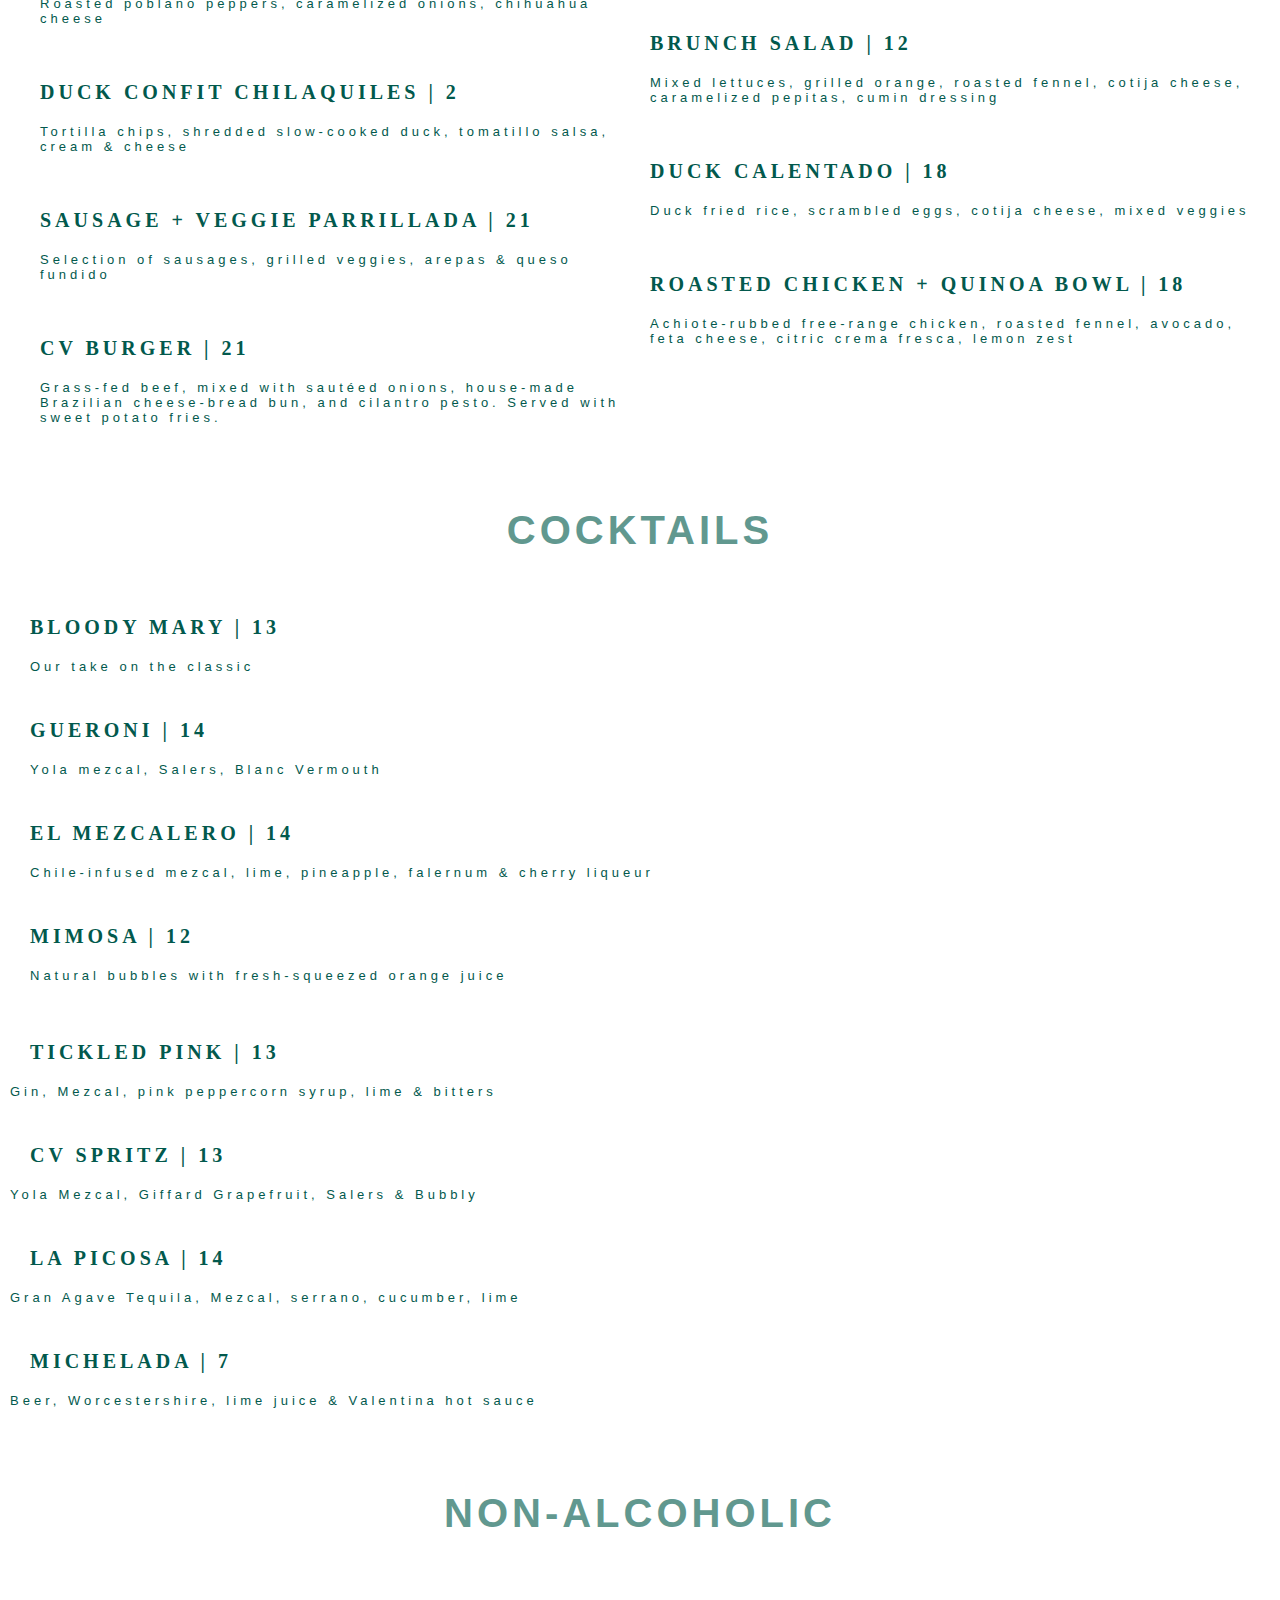
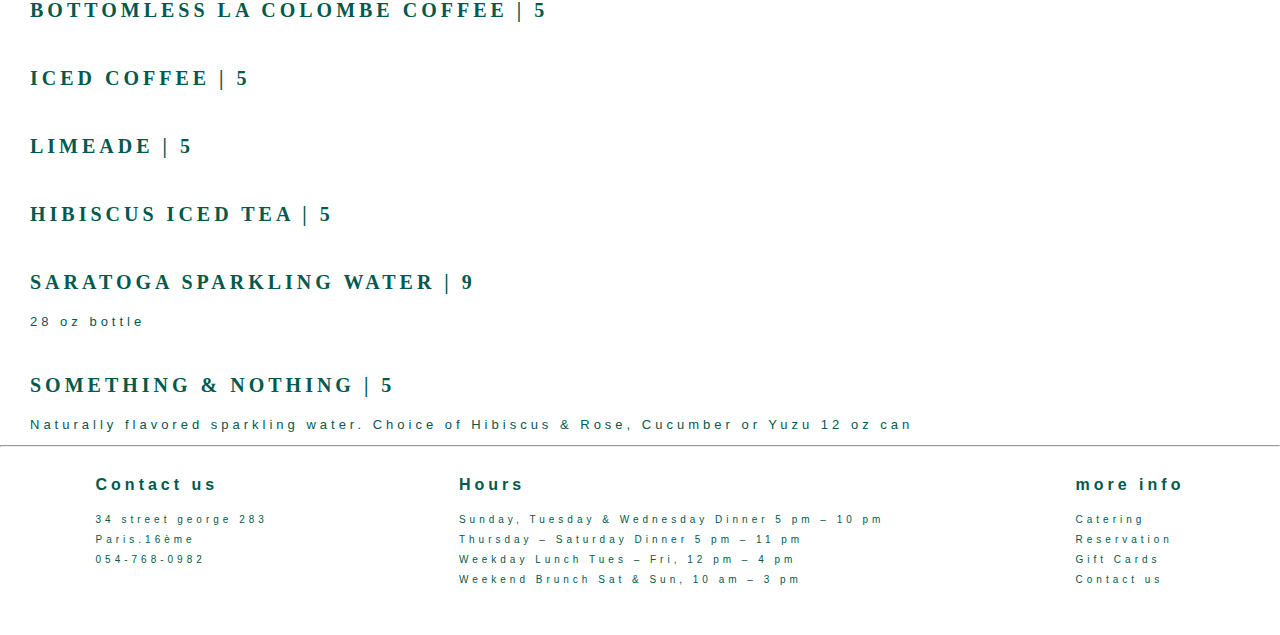
<file: projet restautrant copie/page4.html>
<!DOCTYPE html>
<html lang="en">

<head>
    <meta charset="UTF-8">
    <meta http-equiv="X-UA-Compatible" content="IE=edge">
    <meta name="viewport" content="width=device-width, initial-scale=1.0">
    <title>Document</title>
    <link rel="stylesheet" href="style.css">
    <link rel="stylesheet" href="font-awesome-4.7.0/css/font-awesome.min.css">
</head>

<body>

    <div class="header-block-white max-content">

        <div class="logo-left relative">
            <a href="index.html"> <img src="img/logo/logo-sacha.png"></a>
        </div>

        <div class="nav">
            <a href="index.html">
                <p id="small" class="four comm">home</p>
            </a>
            <a href="page2.html">
                <p id="small" class="one comm">Our menu </p>
            </a>
            <a href="reserve.html">
                <p id="small" class="two comm">Want to reserve ? </p>
            </a>
            <a href="snif.html">
                <p id="small" class="three comm">Ours restaurants </p>
            </a>
            <a href="tel:+9725476809833">
                <p id="small" class="button-orange comm">Reservation</p>
            </a>
        </div>


        <i class="fa fa-bars" id="burger" aria-hidden="true"></i>

        <div class="icons">
            <i class="fa fa-facebook" aria-hidden="true"></i>
            <i class="fa fa-instagram" aria-hidden="true"></i>
        </div>
    </div>
    <div class="main">
        <div class="header-pics"><img class="relative" src="img/brunch.jpeg">
        </div>
        <div class="title-on-absolute"><h1>BRUNCH</h1></div>
        <div class="four-button-choose">
            <a href="page2.html"><button class="close">Dinner</button></a>
            <a href="page3-menu.html"><button class="close">lunch</button></a>
            <a href="page4.html"><button class="open">brunch</button></a>
            <a href="pageDrink.html"><button class="close">drink</button></a>
        </div>
        <div class="title">brunch menu</div>
        <div class="two-column">
            <div class="first-column">
                <h3>BREAKFAST TACOS | 13</h3>
                <p>Scrambled egg, refried beans, avocado, cheese</p>

                <h3>THE SIERRA | 15</h3>
                <p>Warm brussels sprouts caesar salad, pecorino cheese, a poached egg</p>

                <h3>QUESO FUNDIDO CON RAJAS | 12</h3>
                <p>Roasted poblano peppers, caramelized onions, chihuahua cheese</p>
                <h3>DUCK CONFIT CHILAQUILES | 2</h3>
                <p>Tortilla chips, shredded slow-cooked duck, tomatillo salsa, cream & cheese</p>
                <h3>SAUSAGE + VEGGIE PARRILLADA | 21</h3>
                <p>Selection of sausages, grilled veggies, arepas & queso fundido</p>
                <h3>CV BURGER | 21</h3>
                <p>Grass-fed beef, mixed with sautéed onions, house-made Brazilian cheese-bread bun, and cilantro pesto. Served with sweet potato fries.</p>

            </div>
            <div class="second-column">
                <h3>SHRIMP TACOS | 16</h3>
                <p>Sautéed shrimp with refried beans, cheese, avocado, chipotle cream</p>

                <h3>STEAK + HUEVOS DIVORCIADOS | 32/h3>
                <p>Grilled sirloin steak, rice, tomatillo & roasted tomato salsa, two fried eggs</p>

                <h3>BRUNCH SALAD | 12</h3>
                <p>Mixed lettuces, grilled orange, roasted fennel, cotija cheese, caramelized pepitas, cumin dressing</p>

                <h3>DUCK CALENTADO | 18</h3>
                <p>Duck fried rice, scrambled eggs, cotija cheese, mixed veggies</p>

                <h3>ROASTED CHICKEN + QUINOA BOWL | 18</h3>
                <p>Achiote-rubbed free-range chicken, roasted fennel, avocado, feta cheese, citric crema fresca, lemon zest</p>

            </div>
        </div>
        <div class="title">cocktails</div>
        <br>
        <div class=" grid">
        <div class="sides-info">
            <h3>BLOODY MARY | 13</h3>
            <p>Our take on the classic</p>
            <h3>GUERONI | 14</h3>
            <p>Yola mezcal, Salers, Blanc Vermouth</p>
            <h3>EL MEZCALERO | 14</h3>
            <p>Chile-infused mezcal, lime, pineapple, falernum & cherry liqueur</p>
            <h3>MIMOSA | 12</h3>
            <p>Natural bubbles with fresh-squeezed orange juice</p>
        </div>
        <div class="sides-info-second">
            <h3>TICKLED PINK | 13</h3>
            <p>Gin, Mezcal, pink peppercorn syrup, lime & bitters</p>
            <h3>CV SPRITZ | 13</h3>
            <p>Yola Mezcal, Giffard Grapefruit, Salers & Bubbly</p>
            <h3>LA PICOSA | 14</h3>
            <p>Gran Agave Tequila, Mezcal, serrano, cucumber, lime</p>
            <h3>MICHELADA | 7</h3>
            <p>Beer, Worcestershire, lime juice & Valentina hot sauce</p>
        </div>
    </div>
    <div class="title">NON-ALCOHOLIC</div>
    <br>
        
        <div class="sides-info">
            <h3>BOTTOMLESS LA COLOMBE COFFEE | 5</h3>
            <h3>ICED COFFEE | 5</h3>
            <h3>LIMEADE | 5</h3>
            <h3>HIBISCUS ICED TEA | 5</h3>
            <h3>SARATOGA SPARKLING WATER | 9</h3>
            <p>28 oz bottle</p>
            <h3>SOMETHING & NOTHING | 5</h3>
            <p>Naturally flavored sparkling water. Choice of Hibiscus & Rose, Cucumber or Yuzu 12 oz can</p>
        </div>
     
    <hr>
    <div class="footer">
        <div class="contact-us">
            <h4>Contact us</h4>
            <p>34 street george 283</p>
            <p>Paris.16ème</p>
            <p>054-768-0982</p>
            
        </div>

            <div class="hours">
                <h4>Hours</h4>
                <p>Sunday, Tuesday & Wednesday
                    Dinner 5 pm – 10 pm</p>
                <p>Thursday – Saturday
                    Dinner 5 pm – 11 pm
                </p>
                <p>Weekday Lunch
                    Tues – Fri, 12 pm – 4 pm
                </p>
                <p>Weekend Brunch
                    Sat & Sun, 10 am – 3 pm</p>
            </div>

            <div class="more-info">
                <h4>more info</h4>
                <p>Catering</p>
                <p>Reservation</p>
                <p>Gift Cards</p>
                <p>Contact us</p>

            </div>
        </div>
    </div>
    <script src="script.js"></script>
</body>
</html>
</file>
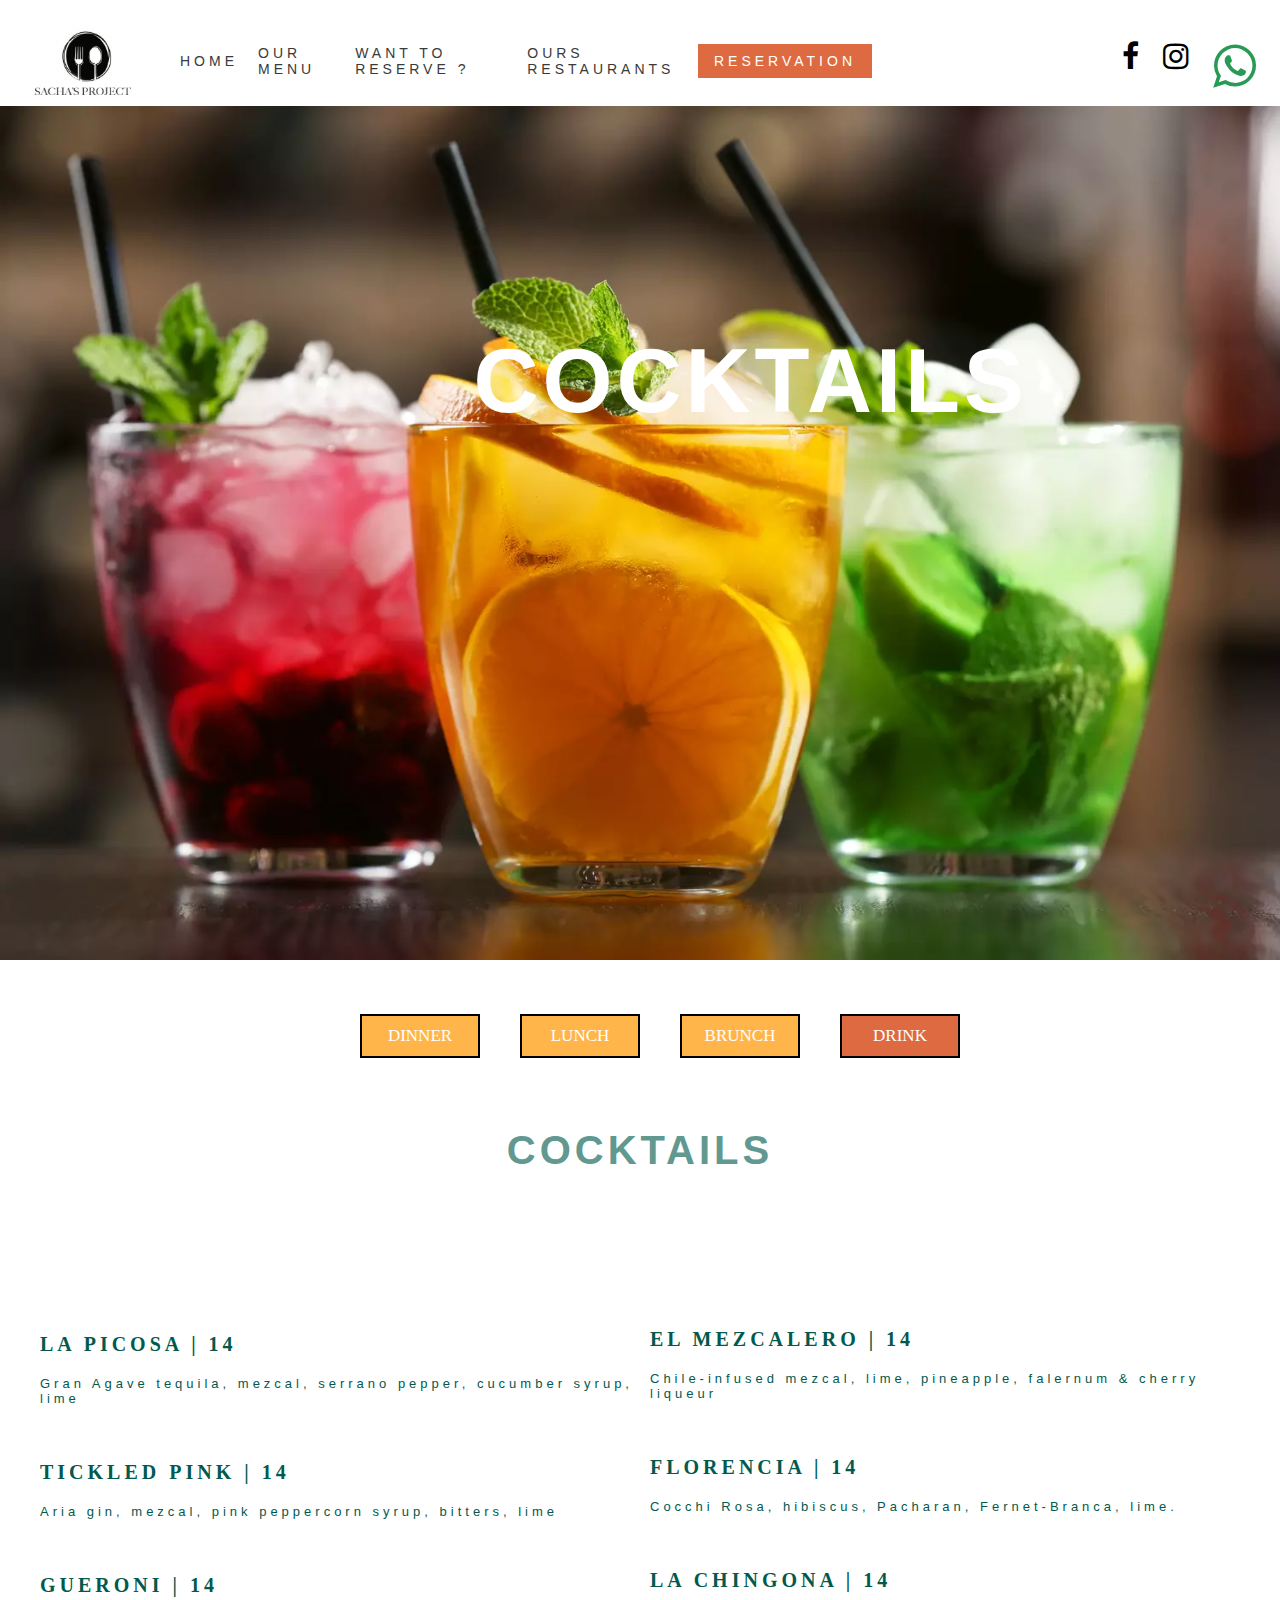
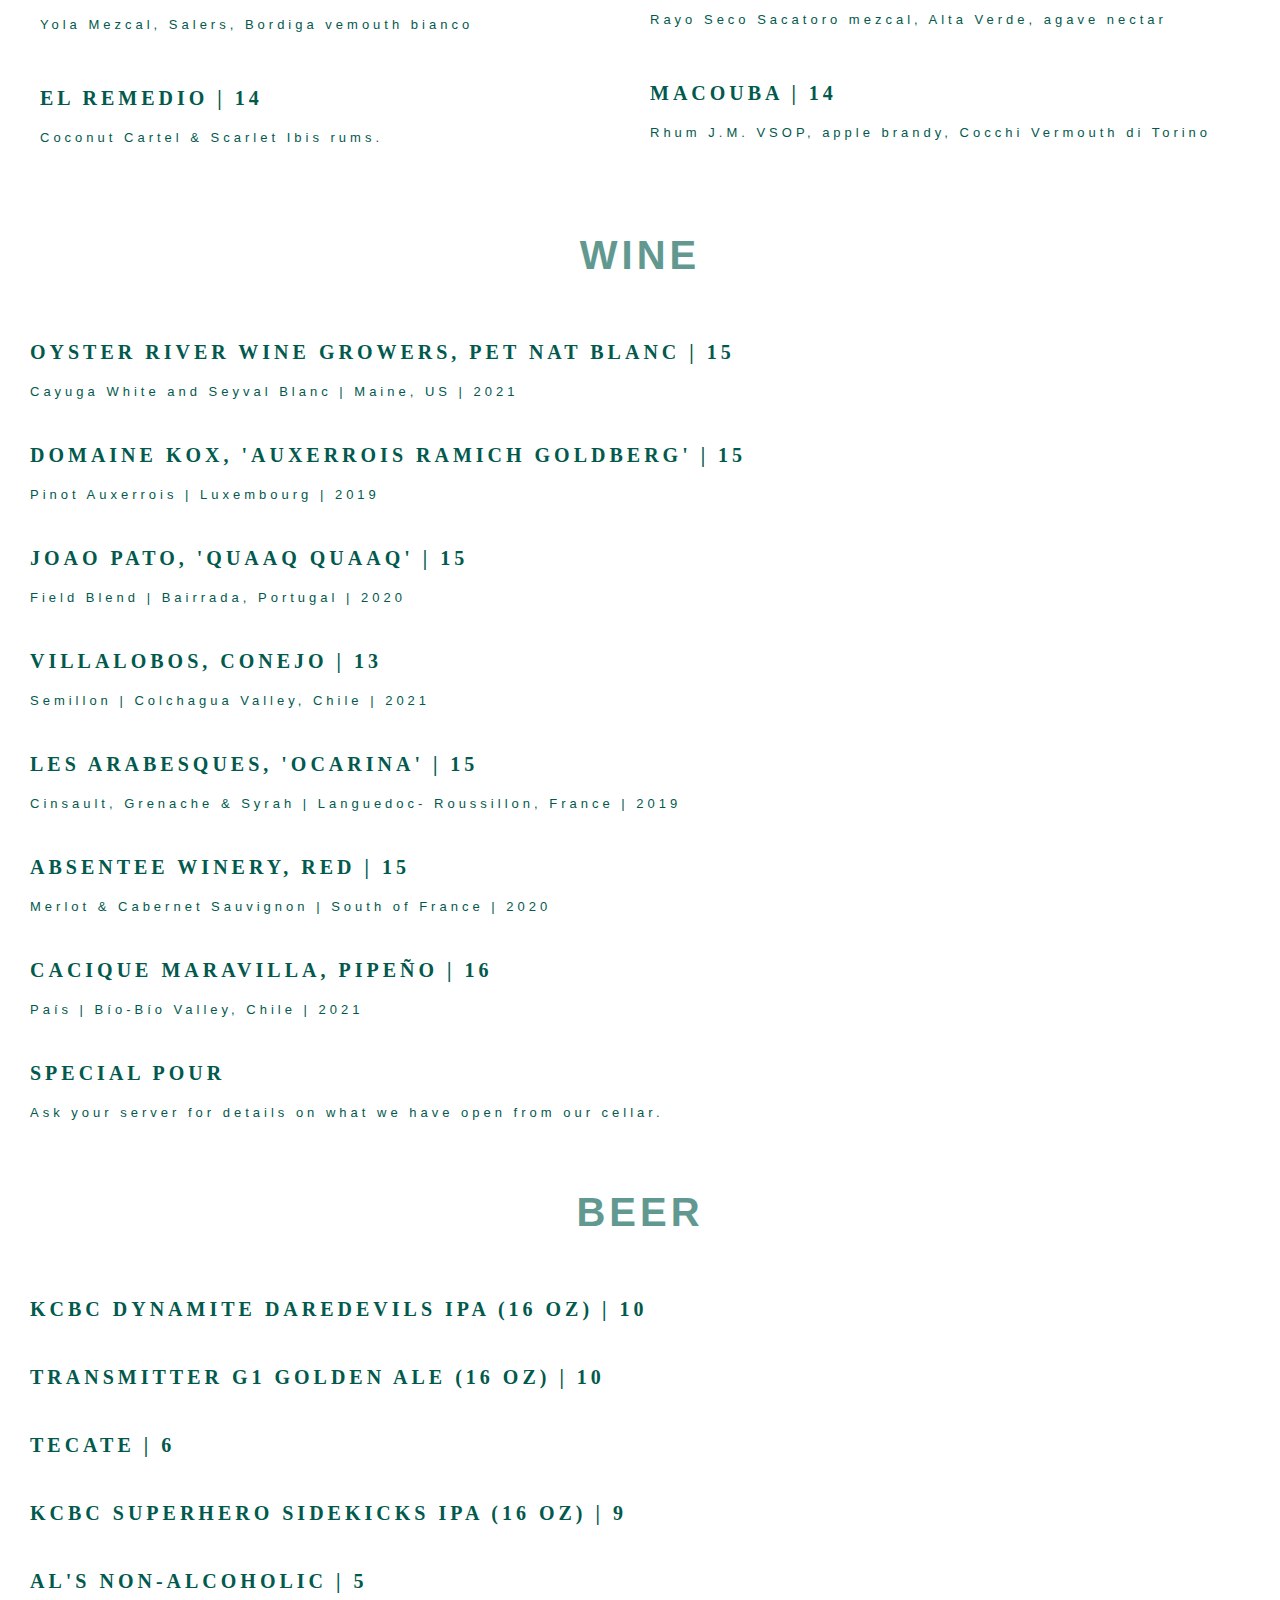
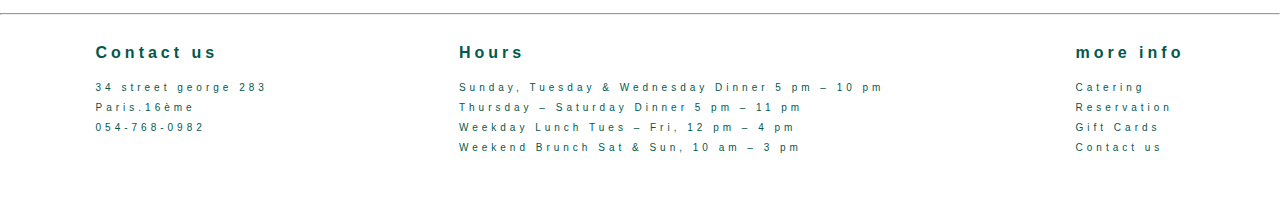
<file: projet restautrant copie/pageDrink.html>
<!DOCTYPE html>
<html lang="en">

<head>
    <meta charset="UTF-8">
    <meta http-equiv="X-UA-Compatible" content="IE=edge">
    <meta name="viewport" content="width=device-width, initial-scale=1.0">
    <title>Document</title>
    <link rel="stylesheet" href="style.css">
    <link rel="stylesheet" href="font-awesome-4.7.0/css/font-awesome.min.css">
</head>

<body>

    <p id="top"></p>
    <div class="header-block-white max-content">

        <div class="logo-left relative">
            <a href="index.html"> <img src="img/logo/logo-sacha.png"></a>
        </div>

        <div class="nav">
            <a href="index.html">
                <p id="small" class="four comm">home</p>
            </a>
            <a href="page2.html">
                <p id="small" class="one comm">Our menu </p>
            </a>
            <a href="reserve.html">
                <p id="small" class="two comm">Want to reserve ? </p>
            </a>
            <a href="snif.html">
                <p id="small" class="three comm">Ours restaurants </p>
            </a>
            <a href="tel:+9725476809833">
                <p id="small" class="button-orange comm">Reservation</p>
            </a>
        </div>

        <i class="fa fa-bars" id="burger" aria-hidden="true"></i>

        <div class="icons">
            <a href="#"><i class="fa fa-facebook" aria-hidden="true"></i></a>
            <a href="#"><i class="fa fa-instagram" aria-hidden="true"></i></a>
            <a class="whatsapp" href="https://api.whatsapp.com/send?phone=0547680984&text=Hi, I want to reserve !!"> <i id="whatsapp" class="fa fa-whatsapp" aria-hidden="true"></i></a>

        </div>
    </div>

    <div class="main">
        <div class="header-pics"><img class="relative" src="img/cocktail.webp"> </div>
        <div class="title-on-absolute"><h1>COCKTAILS</h1></div>
        <div class="four-button-choose">
            <a href="page2.html"><button class="close">Dinner</button></a>
            <a href="page3-menu.html"><button class="close">lunch</button></a>
            <a href="page4.html"><button class="close">brunch</button></a>
            <button class="open">drink</button>
        </div>
        <div class="title">cocktails</div>
        <div class="two-column">
            <div class="first-column">
                <h3>LA PICOSA | 14</h3>
                <p>Gran Agave tequila, mezcal, serrano pepper, cucumber syrup, lime</p>
                <h3>TICKLED PINK | 14</h3>
                <p>Aria gin, mezcal, pink peppercorn syrup, bitters, lime</p>
                <h3>GUERONI | 14</h3>
                <p>Yola Mezcal, Salers, Bordiga vemouth bianco</p>
                <h3>EL REMEDIO | 14</h3>
                <p>Coconut Cartel & Scarlet Ibis rums.</p>

            </div>
            <div class="second-column">
                <h3>EL MEZCALERO | 14</h3>
                <p>Chile-infused mezcal, lime, pineapple, falernum & cherry liqueur</p>

                <h3>‍FLORENCIA | 14</h3>
                <p>Cocchi Rosa, hibiscus, Pacharan, Fernet-Branca, lime.</p>

                <h3>LA CHINGONA | 14</h3>
                <p>Rayo Seco Sacatoro mezcal, Alta Verde, agave nectar</p>

                <h3>MACOUBA | 14</h3>
                <p>Rhum J.M. VSOP, apple brandy, Cocchi Vermouth di Torino</p>

            </div>
        </div>
        <div class="title">WINE</div>
        <br>

        <div class="sides-info">
            <h3>OYSTER RIVER WINE GROWERS, PET NAT BLANC | 15</h3>
            <p>Cayuga White and Seyval Blanc | Maine, US | 2021</p>
            <h3>DOMAINE KOX, 'AUXERROIS RAMICH GOLDBERG' | 15</h3>
            <p>Pinot Auxerrois | Luxembourg | 2019</p>
            <h3>JOAO PATO, 'QUAAQ QUAAQ' | 15</h3>
            <p>Field Blend | Bairrada, Portugal | 2020</p>
            <h3>VILLALOBOS, CONEJO | 13</h3>
            <p>Semillon | Colchagua Valley, Chile | 2021</p>
            <h3>LES ARABESQUES, 'OCARINA' | 15</h3>
            <p>Cinsault, Grenache & Syrah | Languedoc- Roussillon, France | 2019</p>
            <h3>ABSENTEE WINERY, RED | 15</h3>
            <p>Merlot & Cabernet Sauvignon | South of France | 2020</p>
            <h3>CACIQUE MARAVILLA, PIPEÑO | 16</h3>
            <p>País | Bío-Bío Valley, Chile | 2021</p>
            <h3>SPECIAL POUR</h3>
            <p>Ask your server for details on what we have open from our cellar.</p>
        </div>
        <div class="title">beer</div>
        <br>

        <div class="sides-info">
            <h3>KCBC DYNAMITE DAREDEVILS IPA (16 OZ) | 10</h3>
            <h3>TRANSMITTER G1 GOLDEN ALE (16 OZ) | 10</h3>
            <h3>TECATE | 6</h3>
            <h3>KCBC SUPERHERO SIDEKICKS IPA (16 OZ) | 9</h3>
            <h3>AL'S NON-ALCOHOLIC | 5</h3>
        </div>
        <hr>
        <div class="footer">
            <div class="contact-us">
                <h4>Contact us</h4>
                <p>34 street george 283</p>
                <p>Paris.16ème</p>
                <p>054-768-0982</p>
                
            </div>
    
                <div class="hours">
                    <h4>Hours</h4>
                    <p>Sunday, Tuesday & Wednesday
                        Dinner 5 pm – 10 pm</p>
                    <p>Thursday – Saturday
                        Dinner 5 pm – 11 pm
                    </p>
                    <p>Weekday Lunch
                        Tues – Fri, 12 pm – 4 pm
                    </p>
                    <p>Weekend Brunch
                        Sat & Sun, 10 am – 3 pm</p>
                </div>
    
                <div class="more-info">
                    <h4>more info</h4>
                    <p>Catering</p>
                    <p>Reservation</p>
                    <p>Gift Cards</p>
                    <p>Contact us</p>
    
                </div>
            </div>
        </div>
        <script src="script.js"></script>
</body>
</html>
</file>
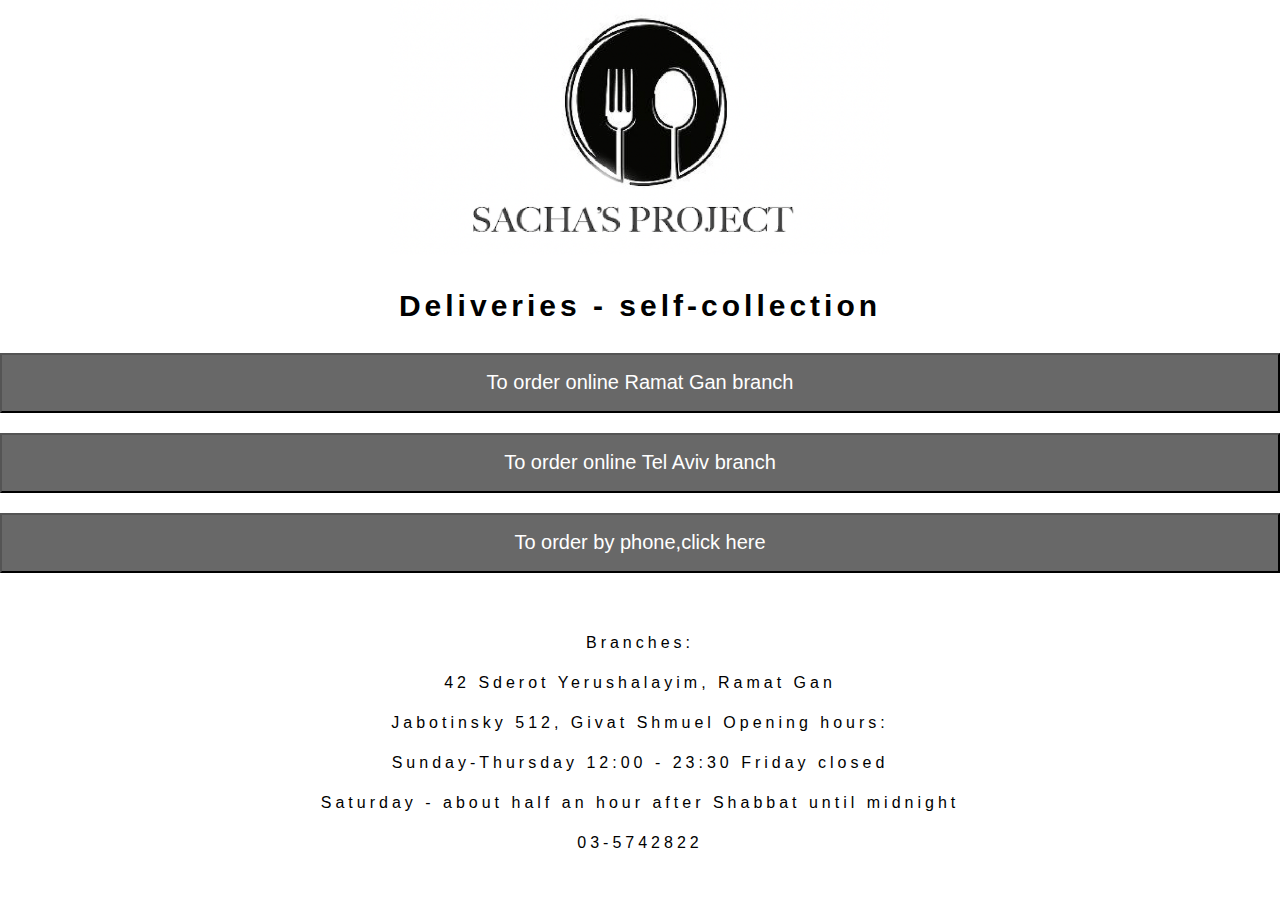
<file: projet restautrant copie/reserve.html>
<!DOCTYPE html>
<html lang="en">
<head>
    <meta charset="UTF-8">
    <meta http-equiv="X-UA-Compatible" content="IE=edge">
    <meta name="viewport" content="width=device-width, initial-scale=1.0">
    <title>Document</title>
    <link rel="stylesheet" href="style.css">
</head>
<body>
    <div class="milieu">
    <div class="logo">
       <a href="index.html"> <img src="img/logo/logo-sacha.png" width="500"></a>
    </div>
    <div class="texto">
<p>Deliveries - self-collection</p>
    </div>
    <div class="buttons">
        <button>To order online Ramat Gan branch</button>
        <button>To order online Tel Aviv branch</button>
        <button>To order by phone,click here</button>
    </div>
    <div class="texta">
        Branches:<br>
        42 Sderot Yerushalayim, Ramat Gan <br>
        Jabotinsky 512, Givat Shmuel
        
        Opening hours:<br>
        Sunday-Thursday 12:00 - 23:30 Friday closed<br>
        Saturday - about half an hour after Shabbat until midnight<br>
        03-5742822
    </div>
</div>
    

    <script src="script.js"></script>
</body>
</html>
</file>
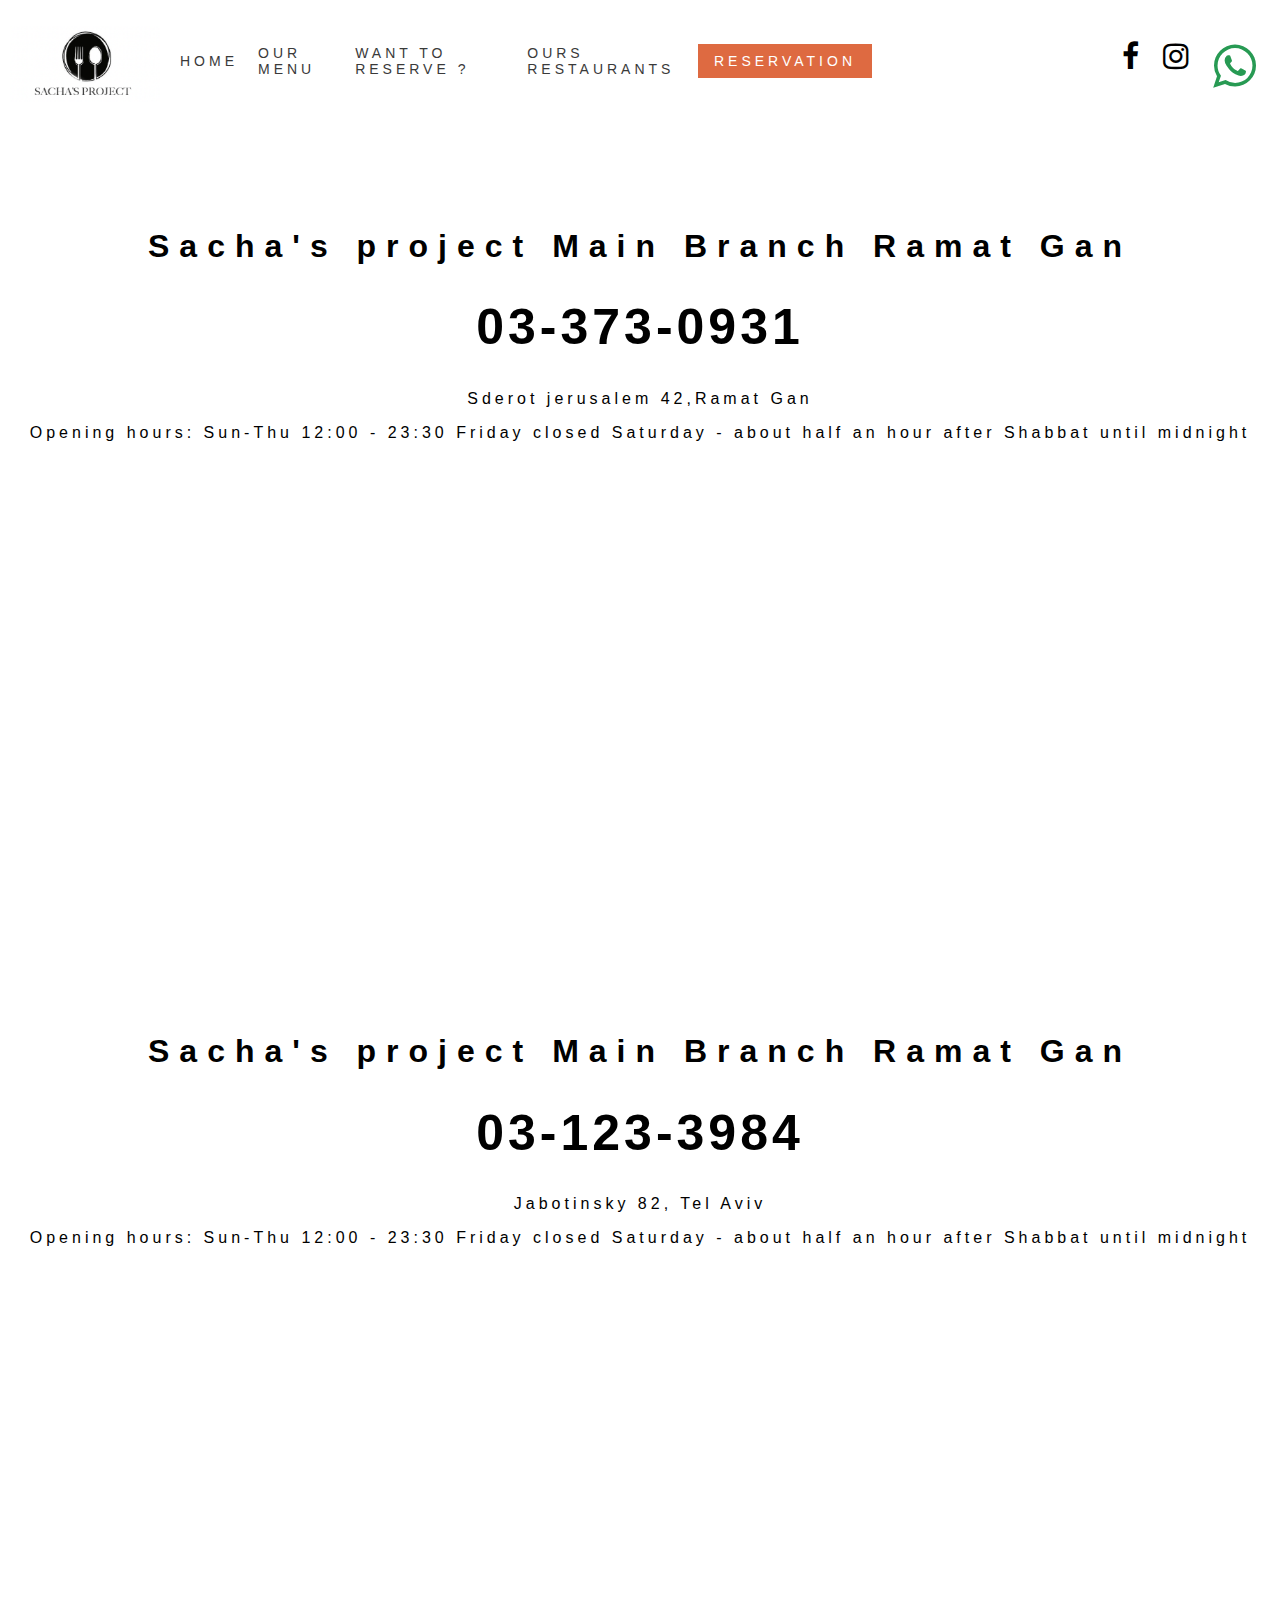
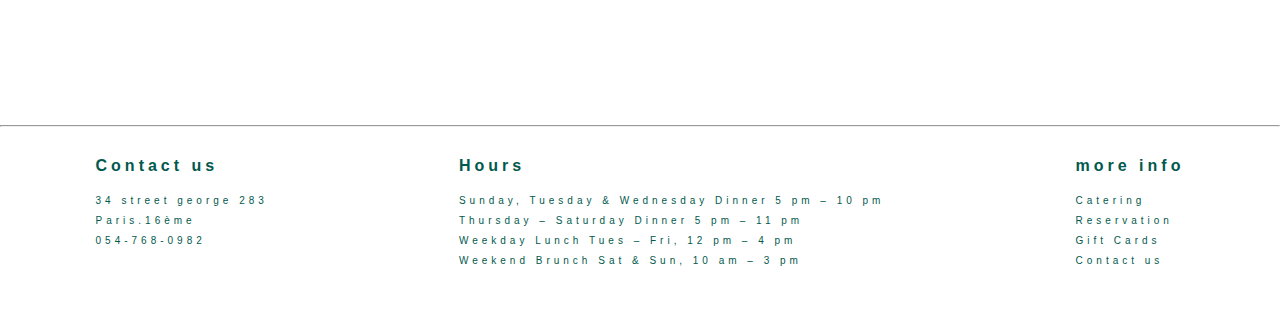
<file: projet restautrant copie/snif.html>
<!DOCTYPE html>
<html lang="en">

<head>
    <meta charset="UTF-8">
    <meta http-equiv="X-UA-Compatible" content="IE=edge">
    <meta name="viewport" content="width=device-width, initial-scale=1.0">
    <title>Document</title>
    <link rel="stylesheet" href="style.css">
    <link rel="stylesheet" href="font-awesome-4.7.0/css/font-awesome.min.css">
</head>

<body>
    <p id="top"></p>
    <div class="header-block-white max-content">

        <div class="logo-left relative">
            <a href="index.html"> <img src="img/logo/logo-sacha.png"></a>
        </div>

        <div class="nav">
            <a href="index.html">
                <p id="small" class="four comm">home</p>
            </a>
            <a href="page2.html">
                <p id="small" class="one comm">Our menu </p>
            </a>
            <a href="reserve.html">
                <p id="small" class="two comm">Want to reserve ? </p>
            </a>
            <a href="snif.html">
                <p id="small" class="three comm">Ours restaurants </p>
            </a>
            <a href="tel:+9725476809833">
                <p id="small" class="button-orange comm">Reservation</p>
            </a>
        </div>

        <button id="burger"> <i class="fa fa-bars" aria-hidden="true"></i></button>

        <div class="icons">
            <a href="#"><i class="fa fa-facebook" aria-hidden="true"></i></a>
            <a href="#"><i class="fa fa-instagram" aria-hidden="true"></i></a>
            <a class="whatsapp" href="https://api.whatsapp.com/send?phone=0547680984&text=Hi, I want to reserve !!"> <i id="whatsapp" class="fa fa-whatsapp" aria-hidden="true"></i></a>

        </div>
    </div>

    <div class="text-Information">
        <h1 class="title">Sacha's project Main Branch Ramat Gan</h1>
        <h1 class="numero">03-373-0931</h1>
        <p>Sderot jerusalem 42,Ramat Gan</p>
        <p>Opening hours: Sun-Thu 12:00 - 23:30 Friday closed Saturday - about half an hour after Shabbat until midnight
        </p>
   
        <iframe src="https://www.google.com/maps/embed?pb=!1m18!1m12!1m3!1d3380.8061394428805!2d34.82142181463665!3d32.07449172678039!2m3!1f0!2f0!3f0!3m2!1i1024!2i768!4f13.1!3m3!1m2!1s0x151d4a4bd9b0545d%3A0xc53b949bdfb57656!2sTommy%20Roll!5e0!3m2!1sfr!2sil!4v1650476613557!5m2!1sfr!2sil" width="600" height="450" style="border:0;" allowfullscreen="" loading="lazy" referrerpolicy="no-referrer-when-downgrade"></iframe>

        </div>


        <div class="text-Information">
            <h1 class="title">Sacha's project Main Branch Ramat Gan</h1>
            <h1 class="numero">03-123-3984</h1>
            <p>Jabotinsky 82, Tel Aviv</p>
            <p>Opening hours: Sun-Thu 12:00 - 23:30 Friday closed Saturday - about half an hour after Shabbat until midnight
            </p>
       
            <iframe src="https://www.google.com/maps/embed?pb=!1m18!1m12!1m3!1d3380.300397654627!2d34.78048031515209!3d32.088165981185476!2m3!1f0!2f0!3f0!3m2!1i1024!2i768!4f13.1!3m3!1m2!1s0x0%3A0x3fb3094a5af4dc57!2zMzLCsDA1JzE3LjQiTiAzNMKwNDYnNTcuNiJF!5e0!3m2!1sfr!2sil!4v1650476301368!5m2!1sfr!2sil" width="600" height="450" style="border:0;" allowfullscreen="" loading="lazy" referrerpolicy="no-referrer-when-downgrade"></iframe>
    
            </div>
    

            <hr>
            <div class="footer">
                <div class="contact-us">
                    <h4>Contact us</h4>
                    <p>34 street george 283</p>
                    <p>Paris.16ème</p>
                    <p>054-768-0982</p>
                    
                </div>
        
                    <div class="hours">
                        <h4>Hours</h4>
                        <p>Sunday, Tuesday & Wednesday
                            Dinner 5 pm – 10 pm</p>
                        <p>Thursday – Saturday
                            Dinner 5 pm – 11 pm
                        </p>
                        <p>Weekday Lunch
                            Tues – Fri, 12 pm – 4 pm
                        </p>
                        <p>Weekend Brunch
                            Sat & Sun, 10 am – 3 pm</p>
                    </div>
        
                    <div class="more-info">
                        <h4>more info</h4>
                        <p>Catering</p>
                        <p>Reservation</p>
                        <p>Gift Cards</p>
                        <p>Contact us</p>
        
                    </div>
                </div>
            </div>
            <script src="script.js"></script>
</body>

</html>
</file>
<file: projet restautrant copie/style.css>
* {
    box-sizing: border-box;
}

img {
    max-width: 100%;
    height: auto;
}

html {
    scroll-behavior: smooth;
}

body {

    margin: 0;
    font-family: 'Trebuchet MS', 'Lucida Sans Unicode', 'Lucida Grande', 'Lucida Sans', Arial, sans-serif;
    letter-spacing: 4px;
    flex-wrap: wrap;
    background-color: #ffffff;
    width: 100%;

}

.header-block-white {
    background-color: #ffffff;
    display: flex;

    justify-content: space-between;
}

.logo-left {
    width: 160px;
    min-width: 150px;
    max-width: 170;
    margin-left: 10px;
    margin-top: 10px;
}

.logo-left:hover {
    transform: scale(1.1);
    transition: 0.3s;

}

.header-block-white .nav a {
    text-decoration: none;
    color: #3A3A3A;
    font-size: 14px;
    margin-left: 20px;
    text-transform: uppercase;
    font-family: 'Trebuchet MS', 'Lucida Sans Unicode', 'Lucida Grande', 'Lucida Sans', Arial, sans-serif;

}

.header-block-white .nav a:hover {
    color: rgb(177, 177, 177);
    transition: 0.5s;
}

.icons i {
    font-size: 30px;
    margin-top: 25px;
    margin-right: 20px;
    text-decoration: none;
    color: black;
}

.icons i:hover {
    transform: scale(1.2);
    color: rgb(107, 107, 107);
}

.icons {
    display: flex;
}

@media screen and (max-width:777px) {
    .icons {
        margin-right: 40%;
    }
}

.nav {
    display: flex;
    align-items: center;
    margin-right: 250px;
}

.button-orange {
    border: 1px solid #DE6A41;
    padding: 8px;
    padding-left: 15px;
    padding-right: 15px;
    color: rgb(255, 255, 255);
    background-color: #DE6A41;
}

.button-orange:hover {
    background-color: transparent;
    color: #DE6A41;
    border: transparent;
    color: black;
}

.first-block {
    display: flex;
    width: 100%;
}

.relative {
    position: relative;
}

#burger {
    font-size: 40px;
    margin-top: 20px;
    margin-left: 10px;
    display: none;
    position: absolute;
    left: 80%;
}

@media screen and (max-width:957px) {

    .nav {
        display: flex;
        flex-direction: column;
        position: absolute;
        z-index: 1;
        background-color: #FFFDED;
        padding: 30px;
        left: 50%;
        top: 13.4%;
        transition: all 1s linear;
        border: 1px solid black;
    }

    #burger {
        display: block;
    }
}

@media screen and (min-width:956px) {
    .nav p {

        display: block;
        flex-direction: row;
        opacity: 1;
    }
}

.none {
    opacity: 0;
    transition: all 0.5s linear;
}

.block {
    opacity: 1;
}

#burger:hover {
    transition: 0.3s;
    transform: scale(1.1);
}

.block-white {
    color: #02594D;
    text-align: center;
    align-items: center;
    display: flex;
    justify-content: center;
    height: 200px;
    border-bottom: 0.5px solid black;
}
.grid{
    display:grid;
}
.flex {
   display: flex;
    width: 100%;
}

.photo-menu {
    width: 50%;
}
.text-Information iframe{
    width: 100%;
}
.blue {
    background-color: #D9E5DB;
}

.flex .block-right {
    width: 50%;
    display: flex;
    justify-content: center;
    flex-direction: column;
}

.flex .block-right button {
    background-color: #02594D;
    color: white;
    font-size: 15px;
    border: #02594D;
    height: 40px;
    width: 190px;
    margin-top: 20px;
    text-transform: uppercase;
    font-family: 'Lucida Sans', 'Lucida Sans Regular', 'Lucida Grande', 'Lucida Sans Unicode', Geneva, Verdana, sans-serif;
    margin-left: 30px;
}

.flex .block-right button:hover {
    background-color: #DE6A41;
}

.lien-menu a {
    position: absolute;
    right: 66%;
    font-size: 40px;
    color: white;
    font-size: 70px;
    font-weight: bolder;
}

@media screen and (max-width:685px) {
    .nav {
        padding: 10px;
        left: 50%;
        top: 13.4%;
    }
}

@media screen and (max-width:753px) {
    .lien-menu a {
        position: absolute;
        right: 66%;
        font-size: 35px;
    }
}

.flex .block-right p {
    font-family: Arial, Helvetica, sans-serif;
    color: #02594D;
    font-size: 30px;
    margin-left: 30px;
}

.lien-menu-second a {
    position: absolute;
    right: 66%;
    color: white;
    font-size: 40px;
    font-weight: bolder;
}

@media screen and (max-width:753px) {
    .lien-menu-second a {
        position: absolute;
        right: 53%;
        font-size: 28px;
    }
}

@media screen and (max-width:570px) {
    .nav {
        padding: 5px;
        left: 50%;
        top: 13.4%;
    }

    .header-block-white .nav a {
        font-size: 10px;
    }

    .header-block-white .nav a {
        margin-left: 5px;
    }
}

#burger {
    font-size: 30px;

}

.lien-menu-second a:hover {
    color: #DE6A41;
}

.lien-menu a:hover {
    color: #DE6A41;
}

.lien-menu-three a:hover {
    color: #DE6A41;
}


.lien-menu-three a {
    position: absolute;
    right: 70%;
    color: white;
    font-size: 40px;
    font-weight: bolder;
}

@media screen and (max-width:786px) {
    .lien-menu-three a {
        position: absolute;
        right: 64%;
        font-size: 30px;

    }
}

@media screen and (max-width:622px) {
    .flex .block-right button {
        background-color: #02594D;
        color: white;
        font-size: 10px;
        border: #02594D;
        height: 30px;
        width: 150px;
        margin-top: 20px;
        text-transform: uppercase;
        font-family: 'Lucida Sans', 'Lucida Sans Regular', 'Lucida Grande', 'Lucida Sans Unicode', Geneva, Verdana, sans-serif;
    }

    .flex .block-right p {
        font-size: 12px;
    }
}

@media screen and (max-width:836px) {
    .flex .block-right p {
        font-size: 15px;
    }
}

@media screen and (max-width:488px) {
    .flex .block-right button {
        background-color: #02594D;
        color: white;
        font-size: 6px;
        border: #02594D;
        height: 20px;
        width: 100px;
        margin-top: 20px;
        text-transform: uppercase;
        font-family: 'Lucida Sans', 'Lucida Sans Regular', 'Lucida Grande', 'Lucida Sans Unicode', Geneva, Verdana, sans-serif;
    }
}

.main-block-white {
    color: #02594D;
    text-align: center;
    align-items: center;
    justify-content: center;
    margin-top: 60px;
    height: 180px;
}

.main-block-white h2 {
    font-family: Impact, Haettenschweiler, 'Arial Narrow Bold', sans-serif;
}

.main-block-white p {
    font-family: fantasy;
    margin-top: 10px;
    letter-spacing: 1px;
}

/* page 2:/*/
.four-button-choose {
    display: flex;
    justify-content: center;
    margin-top: 50px;
}


.close {
    background-color: #FFB549;
}

.four-button-choose button {
    margin-left: 40px;
    width: 120px;
    font-family: fantasy;
    border: rgb(0, 0, 0) solid 2px;
    text-transform: uppercase;
    padding: 10px;
    font-size: 17px;
    color: #ffffff;
}

.four-button-choose button:hover {
    background-color: #DE6A41;
}

.open {
    background-color: #DE6A41;
}

.main .title {
    color: #61988f;
    text-align: center;
    align-items: center;
    margin-top: 70px;
    font-size: 40px;
    text-transform: uppercase;
    font-weight: bold;
}

.two-column {
    display: flex;
    justify-content: center;
    align-items: center;
    text-align: start;
    margin-top: 100px;
    margin-left: 10px;
}

.two-column h3 {
    color: #02594D;
    font-size: 20px;
    margin-top: 55px;
    font-family: fantasy;
}

.two-column p {
    color: #02594D;
    font-size: 13px;
}

.first-column {
    width: 600px;
}

.second-column {
    width: 600px;
    margin-bottom: 10px;
    margin-left: 10px;
}

.sides-info h3 {
    color: #02594D;
    font-size: 20px;
    margin-top: 45px;
    font-family: fantasy;
    margin-left: 30px;
}

.sides-info-second h3 {
    color: #02594D;
    font-size: 20px;
    margin-top: 45px;
    font-family: fantasy;
    margin-left: 30px;
}

.sides-info p {
    color: #02594D;
    font-size: 13px;
    margin-left: 30px;
}

.sides-info-second p {
    color: #02594D;
    font-size: 13px;
    margin-left: 10px;
}

.footer {
    display: flex;
    justify-content: space-around;
    color: #02594D;
    height: 180px;
}

.footer p {
    font-size: 10px;
    line-height: 10px;
}

/*asado page*/
.title-on-absolute h1 {
    position: absolute;
    color: white;
    top: 30%;
    left: 37%;
    font-size: 90px;
}

@media screen and (max-width:940px) {
    .title-on-absolute h1 {
        top: 19%;
        left: 40%;
        font-size: 70px;
    }
}

@media screen and (max-width:600px) {
    .title-on-absolute h1 {
        top: 18%;
        left: 25%;
        font-size: 60px;
    }
}

@media screen and (max-width:400px) {
    .title-on-absolute h1 {
        top: 18%;
        left: 12%;
        font-size: 30px;
    }
    .two-column p {
    color: #02594D;
    font-size: 10px;
}
}

.relative {
    position: relative;
}

@media screen and (max-width:800px) {

    .two-column,
    .flex-one {

        display: block;
        flex-direction: column;
        align-items: center;
    }
}

.flex-one {
    display: flex;
}

@media screen and (max-width:655px) {
    .four-button-choose {
        display: block;
        flex-direction: column;
        align-items: center;
        text-align: center;
    }

    .first-column,
    .second-column,
    .flex-one h3,
    p {
        max-width: 300px;
    }
}

.text-Information {
    text-align: center;
    align-items: center;
    padding-top: 100px;
}

.text-Information .title {
    letter-spacing: 10px;
    font-family: 'Lucida Sans', 'Lucida Sans Regular', 'Lucida Grande', 'Lucida Sans Unicode', Geneva, Verdana, sans-serif;
}

.text-Information .numero {
    font-size: 50px;
}

.milieu {
    align-items: center;
    text-align: center;
    font-family: Arial, Helvetica, sans-serif
}

.milieu .texto {
    font-size: 30px;
    font-weight: bold;
}

.buttons {
    align-items: center;
}

.buttons button {
    display: block;
    width: 100%;
    height: 60px;
    margin-top: 20px;
    font-size: 20px;
    background-color: #686868;
    color: white;
    align-items: center;
}

.texta {
    line-height: 40px;
    margin-top: 50px;
}

.block-white p {
    font-size: 30px;
}

@media screen and (max-width:800px) {
    .block-white p {
        font-size: 15px;
    }
}

.flex .margin-top-minus img {
    margin-bottom: -4px;
}

.top i {
    color: gray;
    font-size: 70px;
    display: flex;
    justify-content: end;
    margin-right: 5px;
}

.top a {
    text-decoration: none;
}

.whatsapp i {
    position: sticky;
    font-size: 50px;
    color: #279a53;
}

.on-absolute {
    position: absolute;
    left: 40%;
    bottom: 40%;
}

.on-absolute:hover {
    transform: rotate(360deg);
    transition: 1.5s;
}

.on-absolute :not(:hover) {
    transform: rotate(-360deg);
    transition: 3s;
}

.relative img {
    position: relative;
}

@media screen and (max-width: 1100px) {
    .on-absolute {
        left: 35%;
        bottom: 50%;
    }

}

@media screen and (max-width: 820px) {
    .on-absolute img {
        width: 200px;
        height: auto;
    }

    .on-absolute {
        bottom: 56%;
        left: 35%;
        width: 150px;
        height: auto;
    }
}

@media screen and (max-width: 630px) {
    .on-absolute img {
        width: 100px;
        height: auto;
    }

    .on-absolute {
        bottom: 65%;
    }
}

@media screen and (max-width: 420px) {
    .on-absolute {
        bottom: 70%;
    }
    .grid{
        grid-template-columns: auto;
    }
}
</file>
